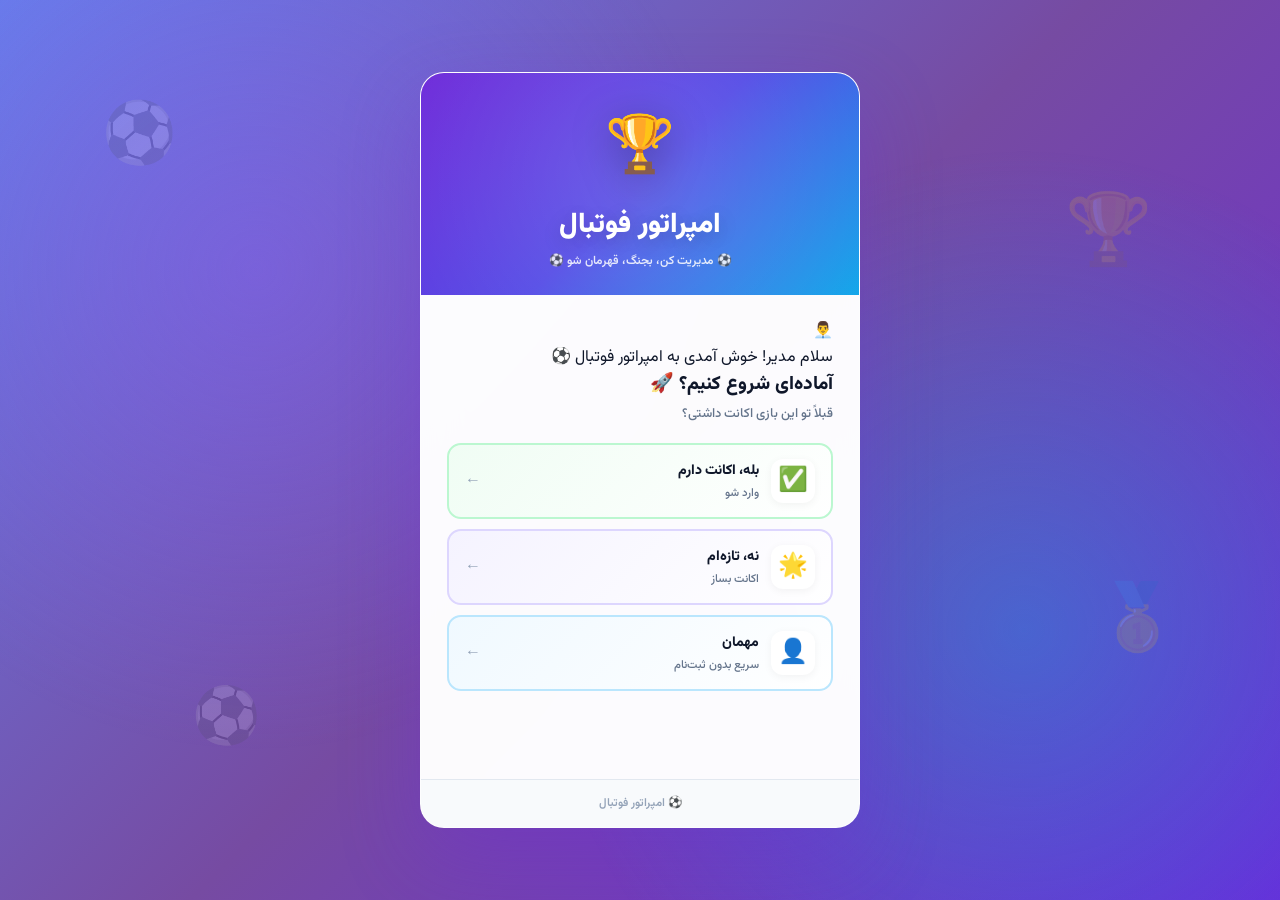
<file: index.html>
<!DOCTYPE html>
<html lang="fa" dir="rtl">
<head>
  <meta charset="UTF-8">
  <meta name="viewport" content="width=device-width, initial-scale=1.0, maximum-scale=1.0, user-scalable=no">
  <title>امپراتور فوتبال</title>
  
  <!-- PWA -->
  <link rel="manifest" href="manifest.json">
  <meta name="theme-color" content="#7c3aed">
  <meta name="apple-mobile-web-app-capable" content="yes">
  <meta name="apple-mobile-web-app-status-bar-style" content="black-translucent">
  <meta name="apple-mobile-web-app-title" content="امپراتور فوتبال">
  <link rel="apple-touch-icon" href="icon-192.png">
  <link rel="icon" type="image/png" sizes="192x192" href="icon-192.png">
  <link rel="icon" type="image/png" sizes="512x512" href="icon-512.png">
  
  <!-- Fonts -->
  <link rel="preconnect" href="https://fonts.googleapis.com">
  <link rel="preconnect" href="https://fonts.gstatic.com" crossorigin>
  <link href="https://fonts.googleapis.com/css2?family=Vazirmatn:wght@400;500;700;800;900&display=swap" rel="stylesheet">
  
  <!-- CSS -->
  <link rel="stylesheet" href="css/style.css">
</head>
<body class="login-page">

  <!-- پس‌زمینه گرادیانت -->
  <div class="bg-gradient"></div>
  
  <!-- توپ‌های شناکن -->
  <div class="floating-balls">
    <span class="ball ball-1">⚽</span>
    <span class="ball ball-2">🏆</span>
    <span class="ball ball-3">⚽</span>
    <span class="ball ball-4">🥇</span>
    <span class="ball ball-5">⚽</span>
  </div>

  <div class="login-container">
    <div class="login-card">

      <!-- هدر -->
      <div class="login-header">
        <div class="header-badge">🏆</div>
        <h1 class="game-title">امپراتور فوتبال</h1>
        <p class="game-subtitle">⚽ مدیریت کن، بجنگ، قهرمان شو ⚽</p>
      </div>

      <div class="login-body">

        <!-- مربی با حباب -->
        <div class="coach-box">
          <div class="coach-avatar">
            <span>👨‍💼</span>
          </div>
          <div class="coach-bubble">
            <p id="coachMessage">سلام مدیر! خوش آمدی به امپراتور فوتبال ⚽</p>
          </div>
        </div>

        <!-- صفحه ۱ -->
        <div id="welcomeStep" class="auth-step">
          <h2>آماده‌ای شروع کنیم؟ 🚀</h2>
          <p class="login-desc">قبلاً تو این بازی اکانت داشتی؟</p>

          <div class="choice-buttons">
            <button class="choice-btn choice-yes" id="hasAccountBtn" type="button">
              <span class="choice-icon">✅</span>
              <div class="choice-text">
                <strong>بله، اکانت دارم</strong>
                <small>وارد شو</small>
              </div>
              <span class="arrow">←</span>
            </button>

            <button class="choice-btn choice-no" id="noAccountBtn" type="button">
              <span class="choice-icon">🌟</span>
              <div class="choice-text">
                <strong>نه، تازه‌ام</strong>
                <small>اکانت بساز</small>
              </div>
              <span class="arrow">←</span>
            </button>

            <button class="choice-btn choice-guest" id="guestLoginBtn" type="button">
              <span class="choice-icon">👤</span>
              <div class="choice-text">
                <strong>مهمان</strong>
                <small>سریع بدون ثبت‌نام</small>
              </div>
              <span class="arrow">←</span>
            </button>
          </div>
        </div>

        <!-- صفحه ۲: ثبت‌نام -->
        <div id="signupStep" class="auth-step" style="display: none;">
          <button class="back-btn" id="backFromSignup" type="button">← برگشت</button>

          <h2>ساخت اکانت 🌟</h2>
          <p class="login-desc">یه مدیر جدید به لیگ اضافه می‌شه!</p>

          <form id="signupForm" class="auth-form">
            <div class="input-group">
              <span class="input-icon">👤</span>
              <input type="text" id="signupName" placeholder="اسم نمایشی" required minlength="2" maxlength="30">
            </div>

            <div class="input-group">
              <span class="input-icon">🆔</span>
              <input type="text" id="signupUsername" placeholder="یوزرنیم (ali_2024)" required minlength="3" maxlength="20" pattern="[a-zA-Z0-9_]+">
            </div>

            <div class="input-group">
              <span class="input-icon">🔒</span>
              <input type="password" id="signupPassword" placeholder="رمز عبور (۶+ حرف)" required autocomplete="new-password" minlength="6">
            </div>

            <button type="submit" class="primary-btn">
              <span>🌟 ساخت اکانت</span>
            </button>

            <p class="input-hint">💡 یوزرنیم: حروف انگلیسی، عدد یا _</p>
          </form>
        </div>

        <!-- صفحه ۳: ورود -->
        <div id="loginStep" class="auth-step" style="display: none;">
          <button class="back-btn" id="backFromLogin" type="button">← برگشت</button>

          <h2>خوش برگشتی! 👋</h2>
          <p class="login-desc">با یوزرنیم و رمزت وارد شو</p>

          <form id="loginForm" class="auth-form">
            <div class="input-group">
              <span class="input-icon">🆔</span>
              <input type="text" id="loginUsername" placeholder="یوزرنیم" required autocomplete="username">
            </div>

            <div class="input-group">
              <span class="input-icon">🔒</span>
              <input type="password" id="loginPassword" placeholder="رمز عبور" required autocomplete="current-password" minlength="6">
            </div>

            <button type="submit" class="primary-btn">
              <span>⚽ ورود به بازی</span>
            </button>
          </form>
        </div>

        <!-- صفحه ۴: مهمان -->
        <div id="guestStep" class="auth-step" style="display: none;">
          <button class="back-btn" id="backFromGuest" type="button">← برگشت</button>

          <h2>خوش اومدی مهمان! 👤</h2>
          <p class="login-desc">اسمت رو بگو</p>

          <form id="guestForm" class="auth-form">
            <div class="input-group">
              <span class="input-icon">👤</span>
              <input type="text" id="guestName" placeholder="اسمت (مثلاً: علی)" required minlength="2" maxlength="20">
            </div>

            <button type="submit" class="primary-btn">
              <span>🚀 شروع بازی</span>
            </button>
          </form>

          <div class="guest-warning">
            💡 پیشرفت مهمان فقط روی همین دستگاه ذخیره می‌شه
          </div>
        </div>

        <div id="errorMessage" class="error-message"></div>
        <div id="successMessage" class="success-message"></div>
      </div>

      <div class="login-footer">
        <p>⚽ امپراتور فوتبال</p>
      </div>

    </div>
  </div>

  <div id="loadingOverlay" class="loading-overlay" hidden>
    <div class="loader-ball">⚽</div>
    <p id="loadingText">در حال پردازش...</p>
  </div>

  <script type="module" src="js/auth.js"></script>
</body>
</html>
</file>
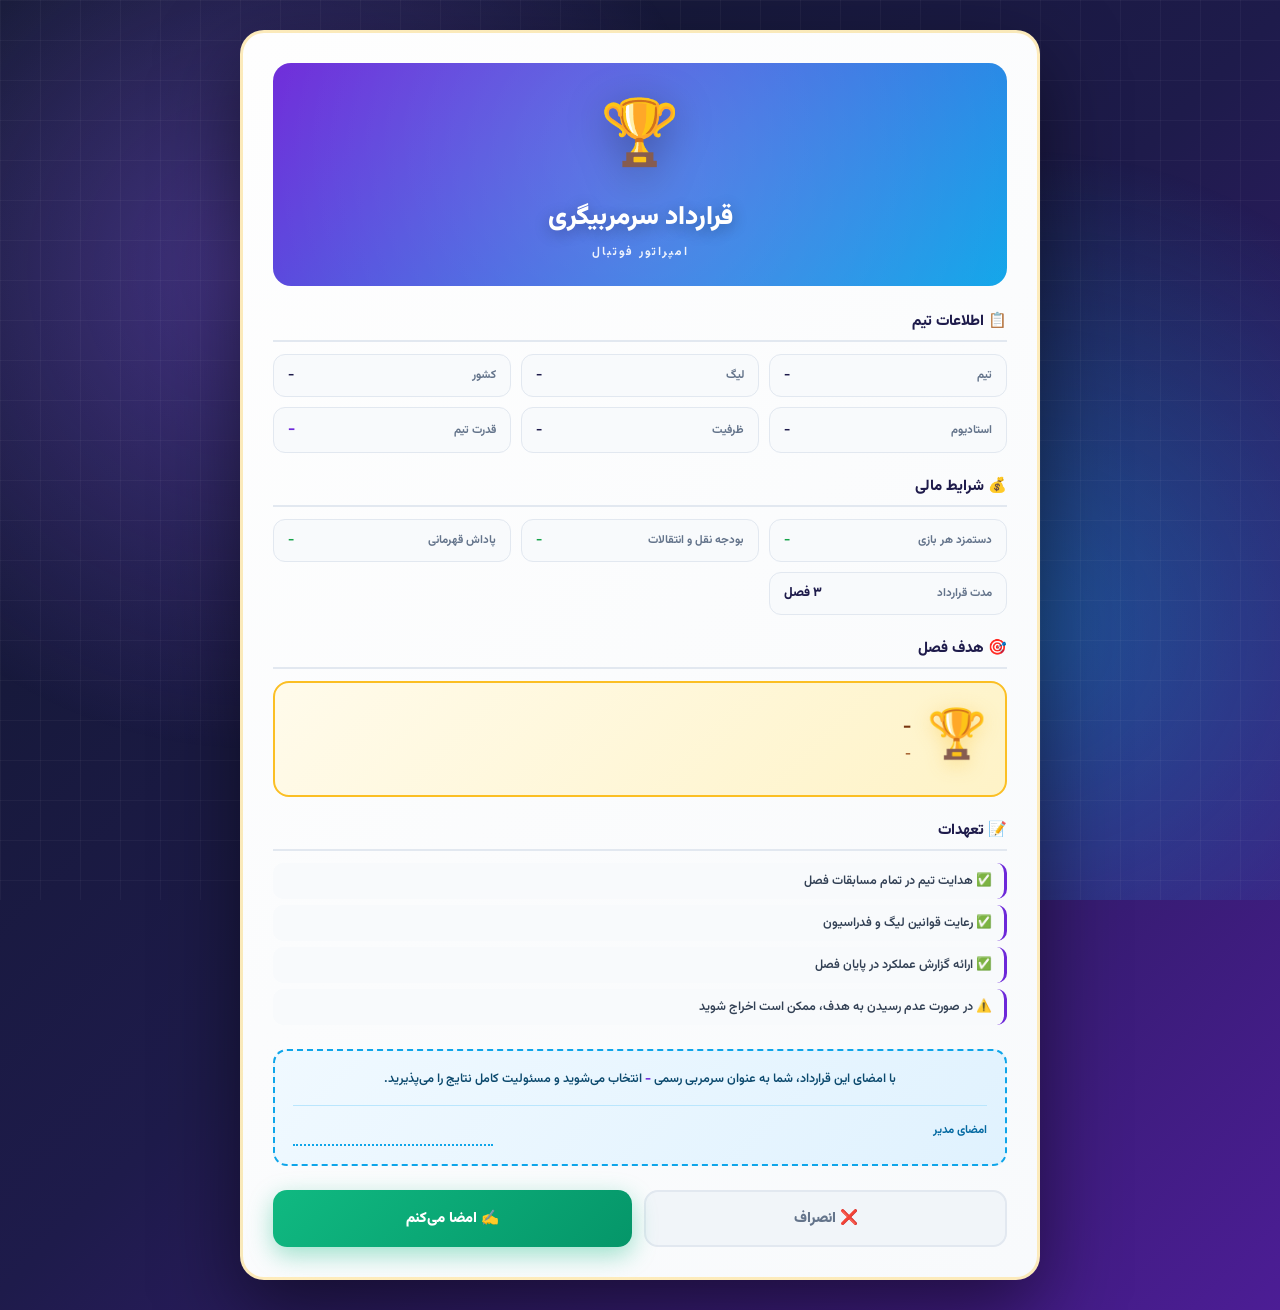
<file: contract.html>
<!DOCTYPE html>
<html lang="fa" dir="rtl">
<head>
  <meta charset="UTF-8">
  <meta name="viewport" content="width=device-width, initial-scale=1.0, maximum-scale=1.0, user-scalable=no">
  <title>قرارداد | امپراتور فوتبال</title>
  <link rel="preconnect" href="https://fonts.googleapis.com">
  <link rel="preconnect" href="https://fonts.gstatic.com" crossorigin>
  <link href="https://fonts.googleapis.com/css2?family=Vazirmatn:wght@400;500;700;800;900&display=swap" rel="stylesheet">
  <link rel="stylesheet" href="css/style.css">
</head>
<body class="contract-page">

  <div class="bg-gradient"></div>
  <div class="bg-grid"></div>

  <main class="contract-container">

    <div class="contract-paper" id="contractPaper">
      
      <div class="contract-header">
        <div class="contract-seal">🏆</div>
        <h1>قرارداد سرمربیگری</h1>
        <p class="contract-sub">امپراتور فوتبال</p>
      </div>

      <div class="contract-section">
        <h2>📋 اطلاعات تیم</h2>
        <div class="contract-info-grid">
          <div class="contract-info-item">
            <span class="info-label">تیم</span>
            <span class="info-value" id="cTeamName">-</span>
          </div>
          <div class="contract-info-item">
            <span class="info-label">لیگ</span>
            <span class="info-value" id="cLeague">-</span>
          </div>
          <div class="contract-info-item">
            <span class="info-label">کشور</span>
            <span class="info-value" id="cCountry">-</span>
          </div>
          <div class="contract-info-item">
            <span class="info-label">استادیوم</span>
            <span class="info-value" id="cStadium">-</span>
          </div>
          <div class="contract-info-item">
            <span class="info-label">ظرفیت</span>
            <span class="info-value" id="cCapacity">-</span>
          </div>
          <div class="contract-info-item">
            <span class="info-label">قدرت تیم</span>
            <span class="info-value highlight" id="cOverall">-</span>
          </div>
        </div>
      </div>

      <div class="contract-section">
        <h2>💰 شرایط مالی</h2>
        <div class="contract-info-grid">
          <div class="contract-info-item">
            <span class="info-label">دستمزد هر بازی</span>
            <span class="info-value success" id="cSalary">-</span>
          </div>
          <div class="contract-info-item">
            <span class="info-label">بودجه نقل و انتقالات</span>
            <span class="info-value success" id="cBudget">-</span>
          </div>
          <div class="contract-info-item">
            <span class="info-label">پاداش قهرمانی</span>
            <span class="info-value success" id="cBonus">-</span>
          </div>
          <div class="contract-info-item">
            <span class="info-label">مدت قرارداد</span>
            <span class="info-value" id="cDuration">۳ فصل</span>
          </div>
        </div>
      </div>

      <div class="contract-section">
        <h2>🎯 هدف فصل</h2>
        <div class="goal-box" id="cGoalBox">
          <div class="goal-icon" id="cGoalIcon">🏆</div>
          <div class="goal-content">
            <div class="goal-title" id="cGoalTitle">-</div>
            <div class="goal-desc" id="cGoalDesc">-</div>
          </div>
        </div>
      </div>

      <div class="contract-section">
        <h2>📝 تعهدات</h2>
        <ul class="contract-terms">
          <li>✅ هدایت تیم در تمام مسابقات فصل</li>
          <li>✅ رعایت قوانین لیگ و فدراسیون</li>
          <li>✅ ارائه گزارش عملکرد در پایان فصل</li>
          <li>⚠️ در صورت عدم رسیدن به هدف، ممکن است اخراج شوید</li>
        </ul>
      </div>

      <div class="contract-signature">
        <p class="signature-text">
          با امضای این قرارداد، شما به عنوان سرمربی رسمی 
          <strong id="cTeamNameSign">-</strong> 
          انتخاب می‌شوید و مسئولیت کامل نتایج را می‌پذیرید.
        </p>
        
        <div class="signature-line">
          <span>امضای مدیر</span>
          <div class="signature-space"></div>
        </div>
      </div>

      <div class="contract-actions">
        <button class="contract-btn cancel" id="cancelBtn" type="button">
          ❌ انصراف
        </button>
        <button class="contract-btn sign" id="signBtn" type="button">
          ✍️ امضا می‌کنم
        </button>
      </div>

    </div>

  </main>

  <div id="loadingOverlay" class="loading-overlay" hidden>
    <div class="loader-ball">⚽</div>
    <p id="loadingText">در حال ثبت قرارداد...</p>
  </div>

  <script type="module" src="js/contract.js"></script>
</body>
</html>
</file>
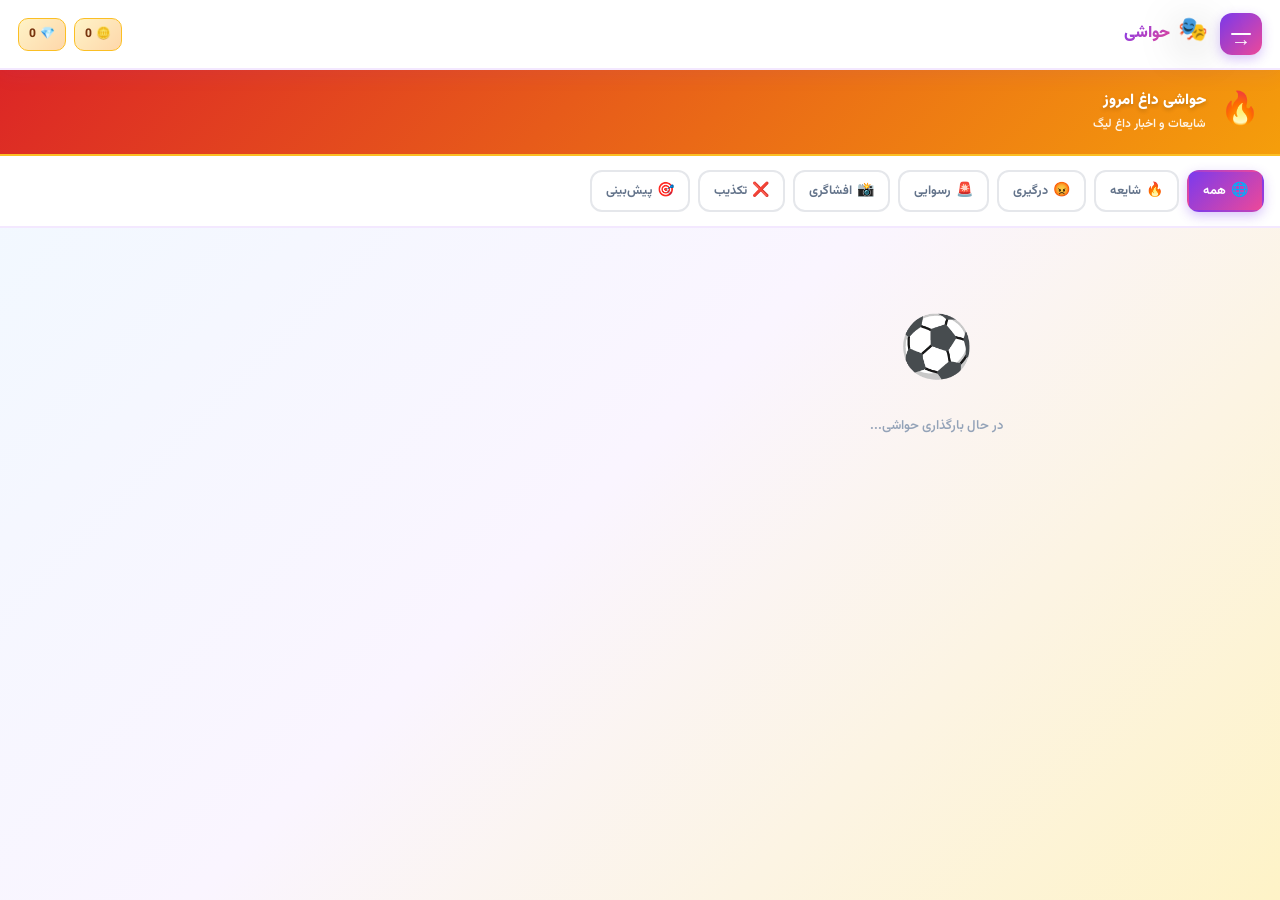
<file: drama.html>
<!DOCTYPE html>
<html lang="fa" dir="rtl">
<head>
  <meta charset="UTF-8">
  <meta name="viewport" content="width=device-width, initial-scale=1.0, maximum-scale=1.0, user-scalable=no">
  <title>حواشی | امپراتور فوتبال</title>
  <link rel="preconnect" href="https://fonts.googleapis.com">
  <link rel="preconnect" href="https://fonts.gstatic.com" crossorigin>
  <link href="https://fonts.googleapis.com/css2?family=Vazirmatn:wght@400;500;700;800;900&display=swap" rel="stylesheet">
  <link rel="stylesheet" href="css/style.css">
  <link rel="stylesheet" href="css/game.css">
</head>
<body class="game-page">

  <!-- هدر -->
  <header class="game-header">
    <a href="game.html" class="menu-btn back-btn-header">
      <span>→</span>
    </a>

    <div class="header-title">
      <span class="header-icon">🎭</span>
      <span class="header-name">حواشی</span>
    </div>

    <div class="header-actions">
      <div class="resource-pill">
        <span>🪙</span>
        <span id="coinsDisplay">0</span>
      </div>
      <div class="resource-pill">
        <span>💎</span>
        <span id="gemsDisplay">0</span>
      </div>
    </div>
  </header>

  <!-- اعلان بالا -->
  <div class="drama-banner">
    <span class="banner-icon">🔥</span>
    <div class="banner-text">
      <strong>حواشی داغ امروز</strong>
      <p>شایعات و اخبار داغ لیگ</p>
    </div>
  </div>

  <!-- فیلترها -->
  <section class="news-filters">
    <button class="filter-btn active" data-filter="all">
      <span>🌐</span>
      <span>همه</span>
    </button>
    <button class="filter-btn" data-filter="rumor">
      <span>🔥</span>
      <span>شایعه</span>
    </button>
    <button class="filter-btn" data-filter="conflict">
      <span>😡</span>
      <span>درگیری</span>
    </button>
    <button class="filter-btn" data-filter="scandal">
      <span>🚨</span>
      <span>رسوایی</span>
    </button>
    <button class="filter-btn" data-filter="leak">
      <span>📸</span>
      <span>افشاگری</span>
    </button>
    <button class="filter-btn" data-filter="fake">
      <span>❌</span>
      <span>تکذیب</span>
    </button>
    <button class="filter-btn" data-filter="prediction">
      <span>🎯</span>
      <span>پیش‌بینی</span>
    </button>
  </section>

  <!-- لیست حواشی -->
  <main class="news-list" id="dramaList">
    <div class="news-loading">
      <div class="loader-ball">⚽</div>
      <p>در حال بارگذاری حواشی...</p>
    </div>
  </main>

  <!-- لودینگ -->
  <div id="loadingOverlay" class="loading-overlay" hidden>
    <div class="loader-ball">⚽</div>
    <p>در حال بارگذاری...</p>
  </div>

  <script type="module" src="js/drama-page.js"></script>
</body>
</html>
</file>
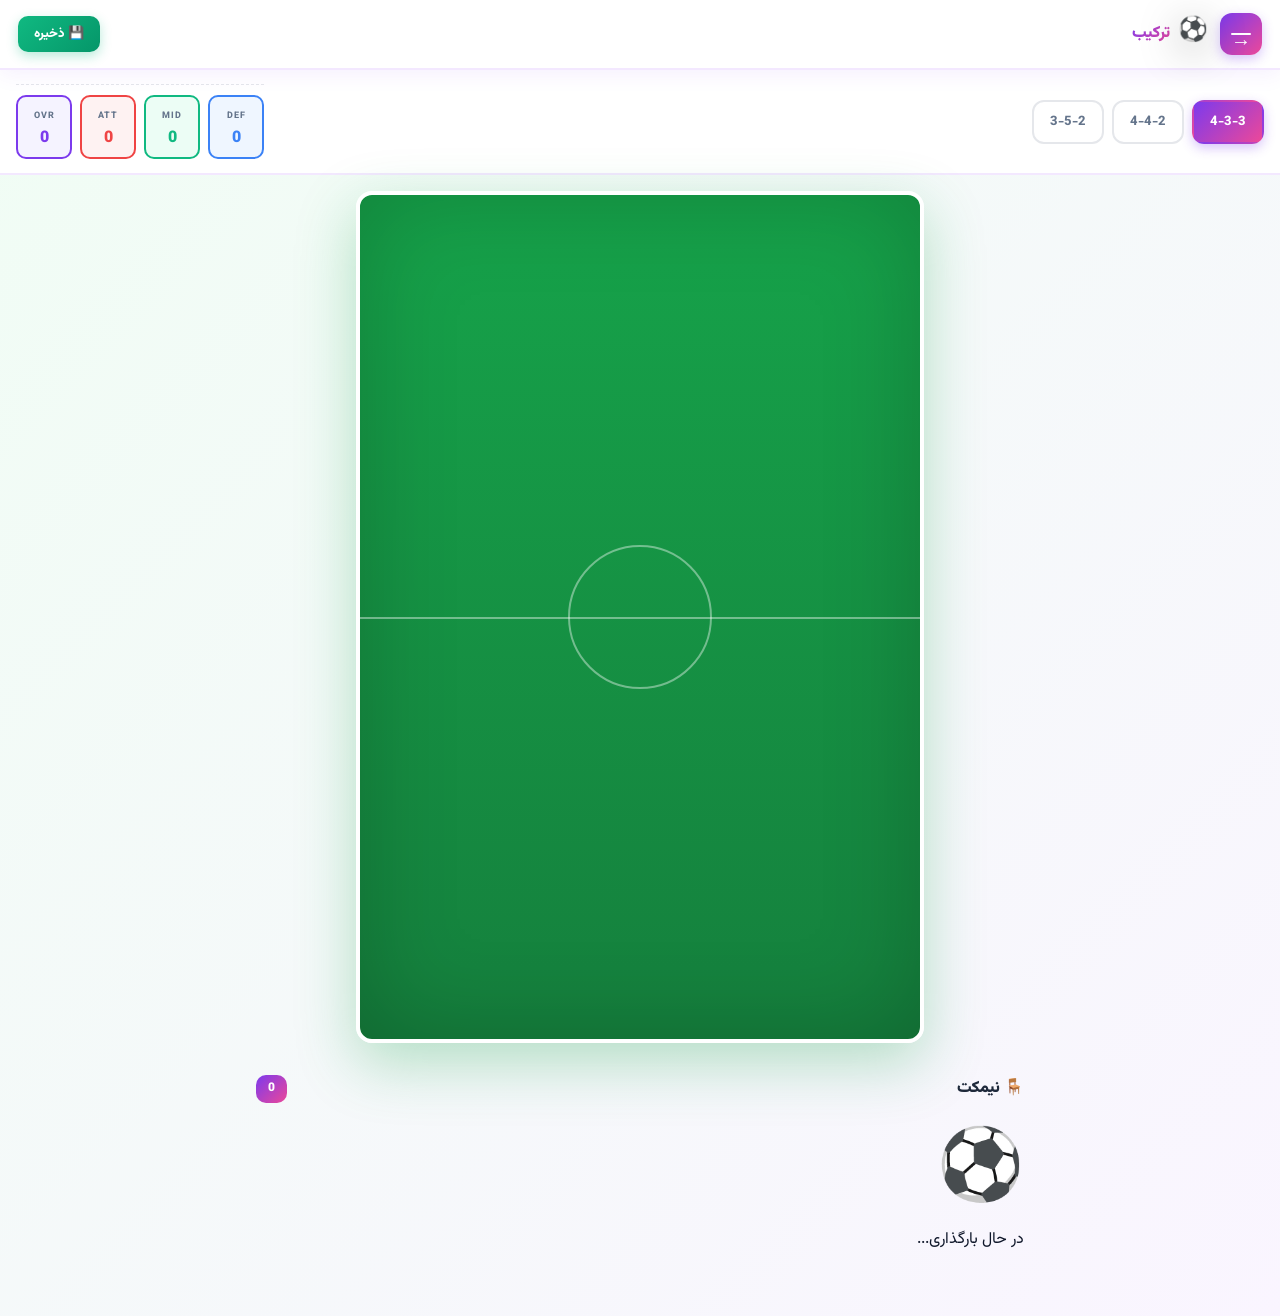
<file: formation.html>
<!DOCTYPE html>
<html lang="fa" dir="rtl">
<head>
  <meta charset="UTF-8">
  <meta name="viewport" content="width=device-width, initial-scale=1.0, maximum-scale=1.0, user-scalable=no">
  <title>ترکیب | امپراتور فوتبال</title>
  
  <link rel="preconnect" href="https://fonts.googleapis.com">
  <link rel="preconnect" href="https://fonts.gstatic.com" crossorigin>
  <link href="https://fonts.googleapis.com/css2?family=Vazirmatn:wght@400;500;700;800;900&display=swap" rel="stylesheet">
  
  <link rel="stylesheet" href="css/style.css">
  <link rel="stylesheet" href="css/game.css">
  <link rel="stylesheet" href="css/formation.css">
</head>
<body class="game-page formation-page">

  <!-- هدر -->
  <header class="game-header">
    <a href="game.html" class="menu-btn back-btn-header">
      <span>→</span>
    </a>

    <div class="header-title">
      <span class="header-icon">⚽</span>
      <span class="header-name">ترکیب</span>
    </div>

    <div class="header-actions">
      <button class="save-btn" id="saveBtn" type="button">
        💾 ذخیره
      </button>
    </div>
  </header>

  <!-- نوار انتخاب آرایش -->
  <section class="formation-selector">
    <div class="formation-buttons">
      <button class="formation-btn active" data-formation="4-3-3">4-3-3</button>
      <button class="formation-btn" data-formation="4-4-2">4-4-2</button>
      <button class="formation-btn" data-formation="3-5-2">3-5-2</button>
    </div>
    
    <!-- آمار ترکیب -->
    <div class="team-stats">
      <div class="stat-box def">
        <span class="stat-label">DEF</span>
        <span class="stat-value" id="statDef">0</span>
      </div>
      <div class="stat-box mid">
        <span class="stat-label">MID</span>
        <span class="stat-value" id="statMid">0</span>
      </div>
      <div class="stat-box att">
        <span class="stat-label">ATT</span>
        <span class="stat-value" id="statAtt">0</span>
      </div>
      <div class="stat-box ovr">
        <span class="stat-label">OVR</span>
        <span class="stat-value" id="statOvr">0</span>
      </div>
    </div>
  </section>

  <!-- زمین فوتبال -->
  <section class="pitch-container">
    <div class="pitch" id="pitch">
      <!-- جایگاه‌ها اینجا ساخته می‌شن -->
    </div>
  </section>

  <!-- نیمکت -->
  <section class="bench-section">
    <div class="bench-header">
      <h3>🪑 نیمکت</h3>
      <span class="bench-count" id="benchCount">0</span>
    </div>
    <div class="bench-list" id="benchList">
      <div class="loading-state">
        <div class="loader-ball">⚽</div>
        <p>در حال بارگذاری...</p>
      </div>
    </div>
  </section>

  <!-- مودال انتخاب بازیکن -->
  <div id="selectModal" class="select-modal" hidden>
    <div class="select-modal-content">
      <div class="select-modal-header">
        <h2 id="selectModalTitle">انتخاب بازیکن</h2>
        <button class="close-modal-btn" id="closeSelectModal">✕</button>
      </div>
      <div class="select-modal-list" id="selectModalList">
        <!-- لیست بازیکنان -->
      </div>
    </div>
  </div>

  <!-- لودینگ -->
  <div id="loadingOverlay" class="loading-overlay" hidden>
    <div class="loader-ball">⚽</div>
    <p id="loadingText">در حال بارگذاری...</p>
  </div>

  <script type="module" src="js/formation.js"></script>
</body>
</html>
</file>
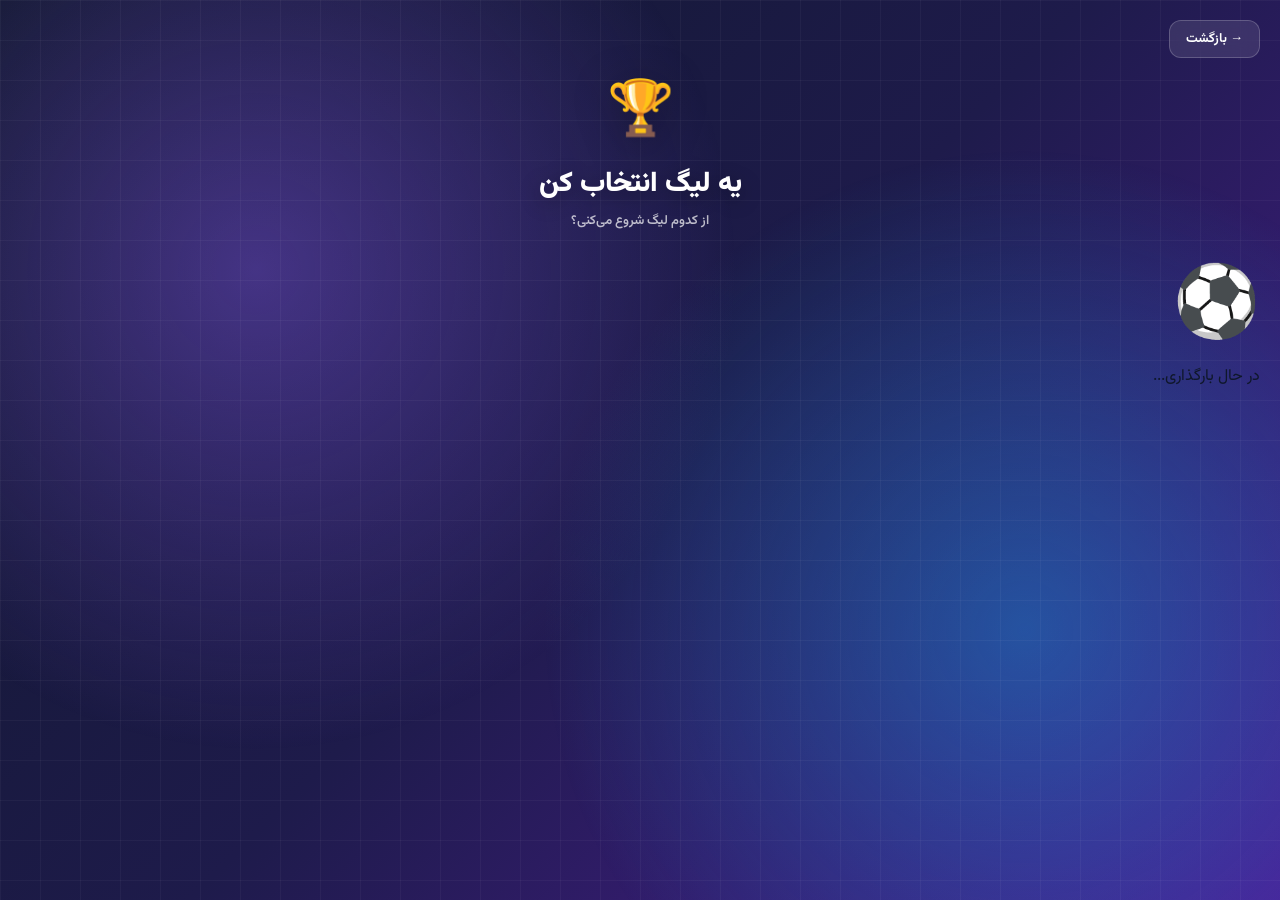
<file: league-select.html>
<!DOCTYPE html>
<html lang="fa" dir="rtl">
<head>
  <meta charset="UTF-8">
  <meta name="viewport" content="width=device-width, initial-scale=1.0, maximum-scale=1.0, user-scalable=no">
  <title>انتخاب لیگ | امپراتور فوتبال</title>
  <link rel="preconnect" href="https://fonts.googleapis.com">
  <link rel="preconnect" href="https://fonts.gstatic.com" crossorigin>
  <link href="https://fonts.googleapis.com/css2?family=Vazirmatn:wght@400;500;700;800;900&display=swap" rel="stylesheet">
  <link rel="stylesheet" href="css/style.css">
</head>
<body class="league-select-page">

  <div class="bg-gradient"></div>
  <div class="bg-grid"></div>

  <header class="page-header">
    <button class="header-back" id="backBtn" type="button">→ بازگشت</button>
    <div class="header-title">
      <span class="header-icon">🏆</span>
      <h1>یه لیگ انتخاب کن</h1>
      <p>از کدوم لیگ شروع می‌کنی؟</p>
    </div>
  </header>

  <main class="leagues-container">
    <div id="leaguesGrid" class="leagues-grid">
      <div class="loading-teams">
        <div class="loader-ball">⚽</div>
        <p>در حال بارگذاری...</p>
      </div>
    </div>
  </main>

  <script type="module" src="js/league-select.js"></script>
</body>
</html>
</file>
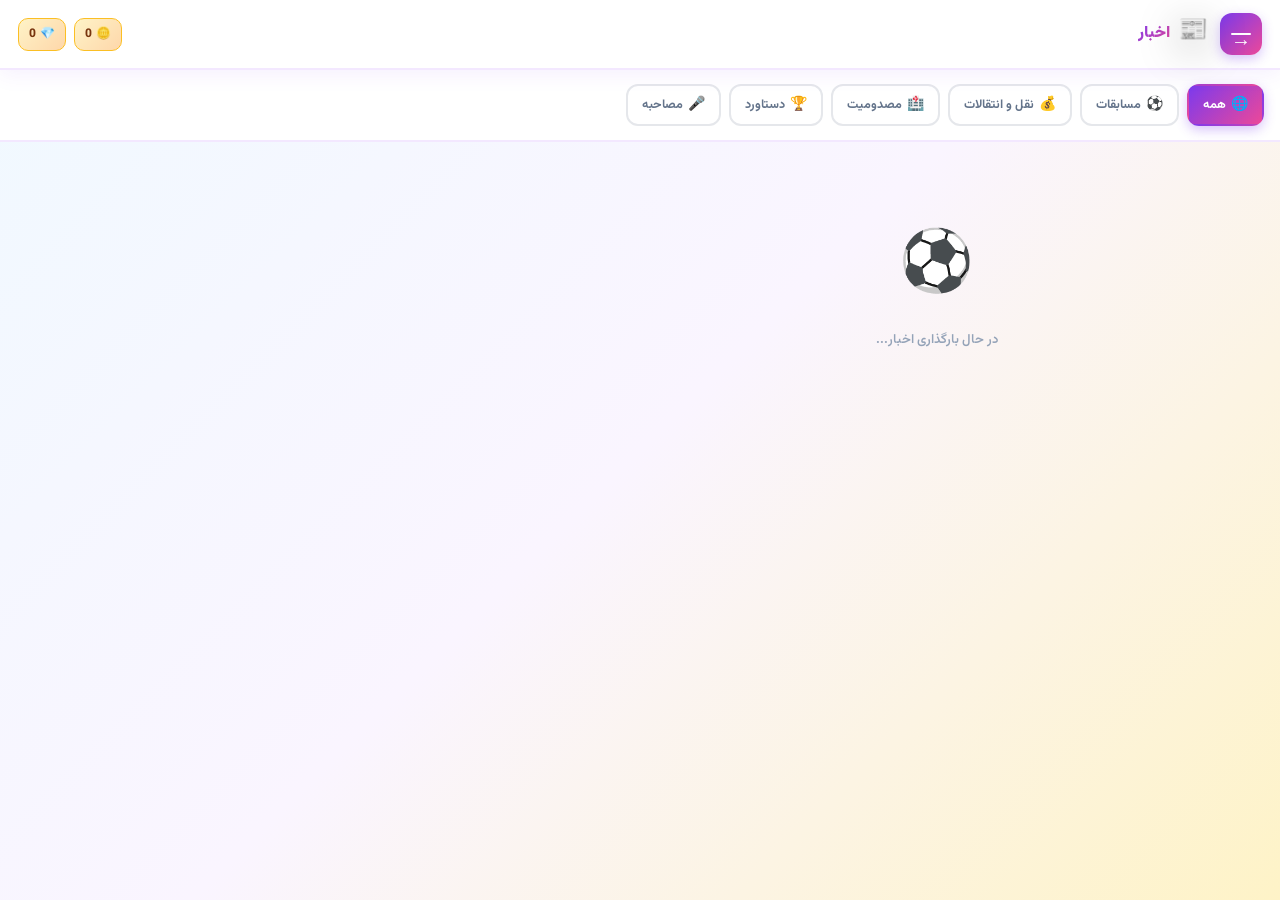
<file: news.html>
<!DOCTYPE html>
<html lang="fa" dir="rtl">
<head>
  <meta charset="UTF-8">
  <meta name="viewport" content="width=device-width, initial-scale=1.0, maximum-scale=1.0, user-scalable=no">
  <title>اخبار | امپراتور فوتبال</title>
  <link rel="preconnect" href="https://fonts.googleapis.com">
  <link rel="preconnect" href="https://fonts.gstatic.com" crossorigin>
  <link href="https://fonts.googleapis.com/css2?family=Vazirmatn:wght@400;500;700;800;900&display=swap" rel="stylesheet">
  <link rel="stylesheet" href="css/style.css">
  <link rel="stylesheet" href="css/game.css">
</head>
<body class="game-page">

  <!-- هدر -->
  <header class="game-header">
    <a href="game.html" class="menu-btn back-btn-header">
      <span>→</span>
    </a>

    <div class="header-title">
      <span class="header-icon">📰</span>
      <span class="header-name">اخبار</span>
    </div>

    <div class="header-actions">
      <div class="resource-pill">
        <span>🪙</span>
        <span id="coinsDisplay">0</span>
      </div>
      <div class="resource-pill">
        <span>💎</span>
        <span id="gemsDisplay">0</span>
      </div>
    </div>
  </header>

  <!-- فیلترها -->
  <section class="news-filters">
    <button class="filter-btn active" data-filter="all">
      <span>🌐</span>
      <span>همه</span>
    </button>
    <button class="filter-btn" data-filter="match">
      <span>⚽</span>
      <span>مسابقات</span>
    </button>
    <button class="filter-btn" data-filter="transfer">
      <span>💰</span>
      <span>نقل و انتقالات</span>
    </button>
    <button class="filter-btn" data-filter="injury">
      <span>🏥</span>
      <span>مصدومیت</span>
    </button>
    <button class="filter-btn" data-filter="achievement">
      <span>🏆</span>
      <span>دستاورد</span>
    </button>
    <button class="filter-btn" data-filter="interview">
      <span>🎤</span>
      <span>مصاحبه</span>
    </button>
  </section>

  <!-- لیست اخبار -->
  <main class="news-list" id="newsList">
    <div class="news-loading">
      <div class="loader-ball">⚽</div>
      <p>در حال بارگذاری اخبار...</p>
    </div>
  </main>

  <!-- لودینگ -->
  <div id="loadingOverlay" class="loading-overlay" hidden>
    <div class="loader-ball">⚽</div>
    <p>در حال بارگذاری...</p>
  </div>

  <script type="module" src="js/news-page.js"></script>
</body>
</html>
</file>
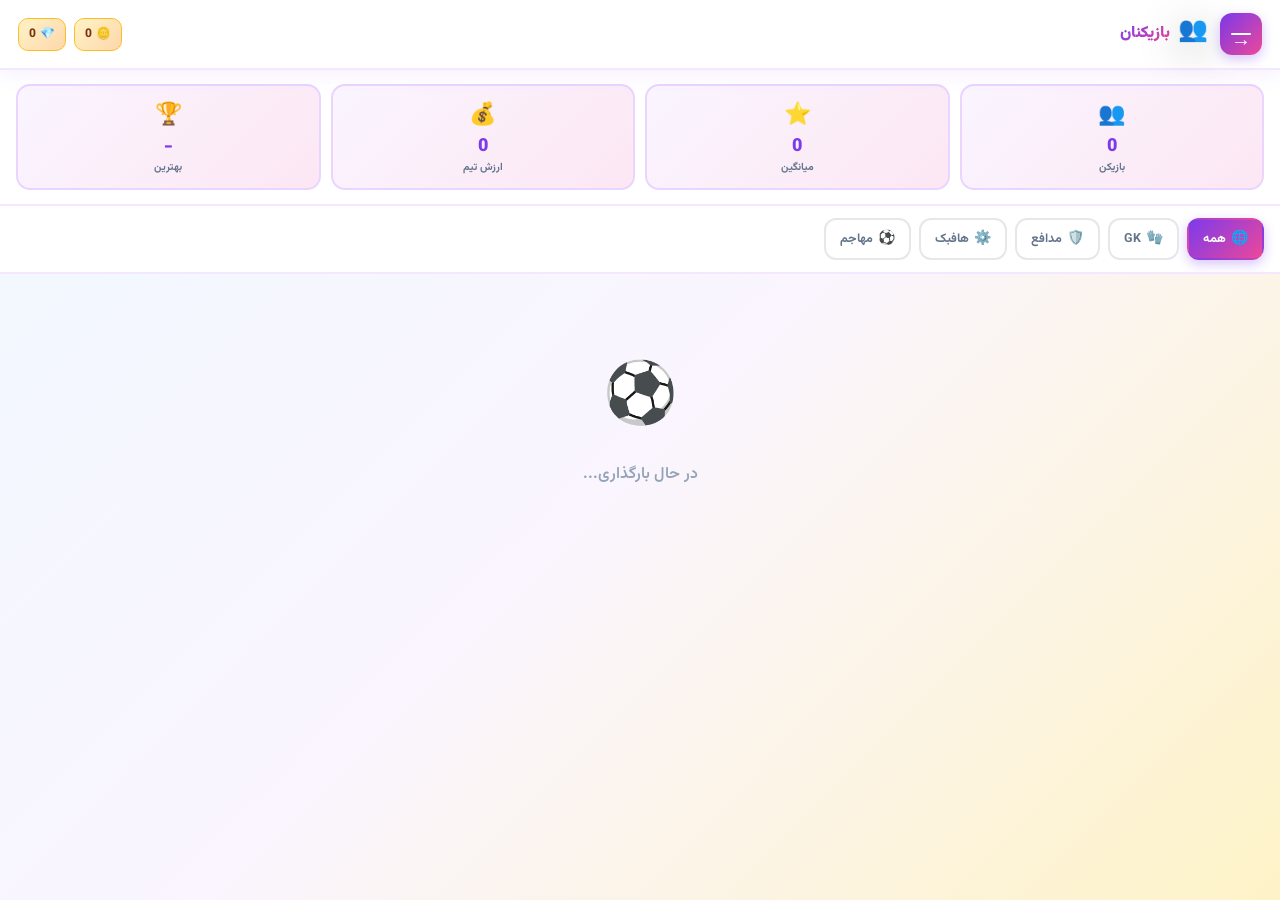
<file: squad.html>
<!DOCTYPE html>
<html lang="fa" dir="rtl">
<head>
  <meta charset="UTF-8">
  <meta name="viewport" content="width=device-width, initial-scale=1.0, maximum-scale=1.0, user-scalable=no">
  <title>بازیکنان | امپراتور فوتبال</title>
  
  <link href="https://fonts.googleapis.com/css2?family=Vazirmatn:wght@400;500;700;800;900&display=swap" rel="stylesheet">
  
  <link rel="stylesheet" href="css/style.css">
  <link rel="stylesheet" href="css/game.css">
  <link rel="stylesheet" href="css/squad.css">
  <link rel="stylesheet" href="css/player-cards.css">
  <link rel="stylesheet" href="css/transfers.css">
</head>
<body class="game-page">

  <header class="game-header">
    <a href="game.html" class="menu-btn back-btn-header"><span>→</span></a>
    <div class="header-title">
      <span class="header-icon">👥</span>
      <span class="header-name">بازیکنان</span>
    </div>
    <!-- این بخش برای نمایش سکه و الماس حیاتی است -->
    <div class="header-actions">
      <div class="resource-pill">
        <span>🪙</span>
        <span id="coinsDisplay">0</span>
      </div>
      <div class="resource-pill">
        <span>💎</span>
        <span id="gemsDisplay">0</span>
      </div>
    </div>
  </header>

  <section class="squad-summary">
    <div class="summary-card">
      <div class="summary-icon">👥</div>
      <div class="summary-value" id="totalPlayers">0</div>
      <div class="summary-label">بازیکن</div>
    </div>
    <div class="summary-card">
      <div class="summary-icon">⭐</div>
      <div class="summary-value" id="avgOverall">0</div>
      <div class="summary-label">میانگین</div>
    </div>
    <div class="summary-card">
      <div class="summary-icon">💰</div>
      <div class="summary-value" id="totalValue">0</div>
      <div class="summary-label">ارزش تیم</div>
    </div>
    <div class="summary-card">
      <div class="summary-icon">🏆</div>
      <div class="summary-value" id="topPlayer">-</div>
      <div class="summary-label">بهترین</div>
    </div>
  </section>

  <section class="squad-filters">
    <button class="filter-btn active" data-filter="all"><span>🌐</span><span>همه</span></button>
    <button class="filter-btn" data-filter="GK"><span>🧤</span><span>GK</span></button>
    <button class="filter-btn" data-filter="DEF"><span>🛡️</span><span>مدافع</span></button>
    <button class="filter-btn" data-filter="MID"><span>⚙️</span><span>هافبک</span></button>
    <button class="filter-btn" data-filter="ATT"><span>⚽</span><span>مهاجم</span></button>
  </section>

  <main class="players-grid" id="playersGrid">
    <div class="loading-state">
      <div class="loader-ball">⚽</div>
      <p>در حال بارگذاری...</p>
    </div>
  </main>

  <!-- مودال بازیکن -->
  <div id="playerModal" class="player-modal" hidden>
    <div class="player-modal-content">
      <button class="player-modal-close" id="playerModalClose">✕</button>
      
      <div class="player-modal-header" id="playerModalHeader">
        <div class="player-modal-photo" id="playerModalPhoto">👤</div>
        <div class="player-modal-basic">
          <h2 id="playerModalName">-</h2>
          <div class="player-modal-position" id="playerModalPosition">-</div>
          <div class="player-modal-overall" id="playerModalOverall">-</div>
        </div>
      </div>

      <div class="player-modal-body">
        <div class="player-modal-section">
          <h3>📊 مهارت‌ها</h3>
          <div class="player-stats-grid" id="playerStatsGrid"></div>
        </div>
        <div class="player-modal-section">
          <h3>📋 اطلاعات</h3>
          <div class="player-info-grid" id="playerInfoGrid"></div>
        </div>
      </div>

      <div class="player-modal-actions">
        <button class="modal-btn danger" id="sellBtn">💰 فروش بازیکن</button>
      </div>
    </div>
  </div>

  <!-- مودال فروش -->
  <div id="sellModal" class="listing-modal" hidden>
    <div class="listing-modal-content">
      <button class="close-modal-btn" id="closeSellModal">✕</button>
      
      <div class="listing-header">
        <div class="listing-avatar" id="sellAvatar">👤</div>
        <div class="listing-info">
          <h2 id="sellPlayerName">-</h2>
          <div class="listing-meta" id="sellPlayerMeta">-</div>
        </div>
      </div>

      <div class="listing-body">
        <div class="price-section">
          <label class="price-label">💰 قیمت پایه پیشنهادی</label>
          <div class="price-display">
            <span id="sellAmountDisplay">0</span>
            <span class="currency">€</span>
          </div>
          <input type="range" id="sellAmountSlider" min="0" max="100000000" step="1000000" value="10000000" class="price-slider">
          <div class="price-range-labels">
            <span>کم</span>
            <span>متوسط</span>
            <span>زیاد</span>
          </div>
        </div>
        <div class="time-section">
          <div class="time-info">
            <span>⏰ مدت مزایده:</span>
            <strong>۱۰ ساعت</strong>
          </div>
        </div>
      </div>

      <div class="listing-actions">
        <button class="btn-cancel" id="cancelSellBtn">انصراف</button>
        <button class="btn-publish" id="confirmSellBtn">📢 انتشار در بازار</button>
      </div>
    </div>
  </div>

  <div id="loadingOverlay" class="loading-overlay" hidden>
    <div class="loader-ball">⚽</div>
    <p>در حال بارگذاری...</p>
  </div>

  <script type="module" src="js/squad.js"></script>
</body>
</html>
</file>
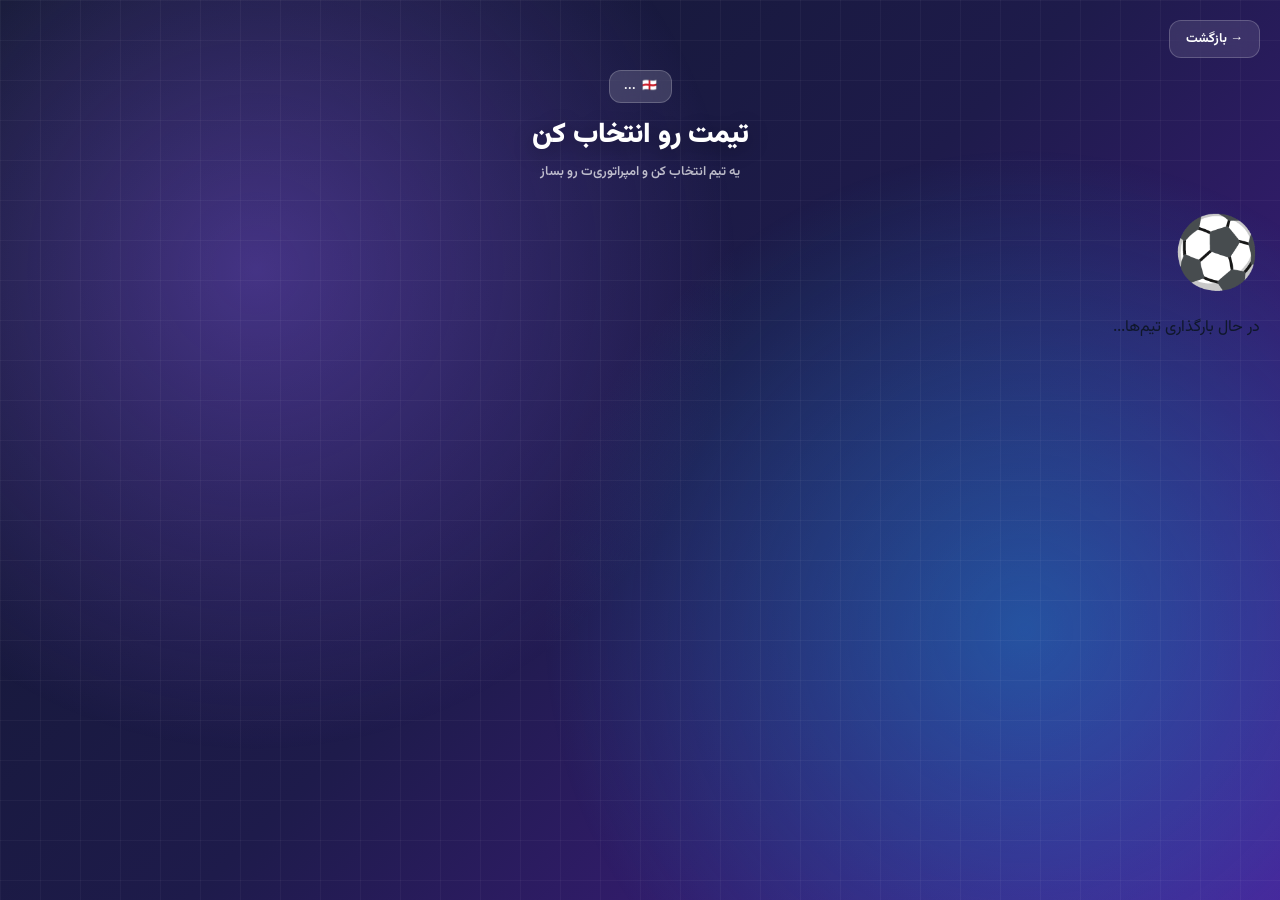
<file: team-select.html>
<!DOCTYPE html>
<html lang="fa" dir="rtl">
<head>
  <meta charset="UTF-8">
  <meta name="viewport" content="width=device-width, initial-scale=1.0, maximum-scale=1.0, user-scalable=no">
  <title>انتخاب تیم | امپراتور فوتبال</title>
  <link rel="preconnect" href="https://fonts.googleapis.com">
  <link rel="preconnect" href="https://fonts.gstatic.com" crossorigin>
  <link href="https://fonts.googleapis.com/css2?family=Vazirmatn:wght@400;500;700;800;900&display=swap" rel="stylesheet">
  <link rel="stylesheet" href="css/style.css">
</head>
<body class="team-select-page">

  <div class="bg-gradient"></div>
  <div class="bg-grid"></div>

  <header class="page-header">
    <button class="header-back" id="backBtn" type="button">→ بازگشت</button>
    <div class="header-title">
      <div class="header-league" id="headerLeague">
        <span>🏴󠁧󠁢󠁥󠁮󠁧󠁿</span>
        <span>...</span>
      </div>
      <h1>تیمت رو انتخاب کن</h1>
      <p>یه تیم انتخاب کن و امپراتوری‌ت رو بساز</p>
    </div>
  </header>

  <main class="teams-container">
    <div id="teamsGrid" class="teams-grid">
      <div class="loading-teams">
        <div class="loader-ball">⚽</div>
        <p>در حال بارگذاری تیم‌ها...</p>
      </div>
    </div>
  </main>

  <script type="module" src="js/team-select.js"></script>
</body>
</html>
</file>
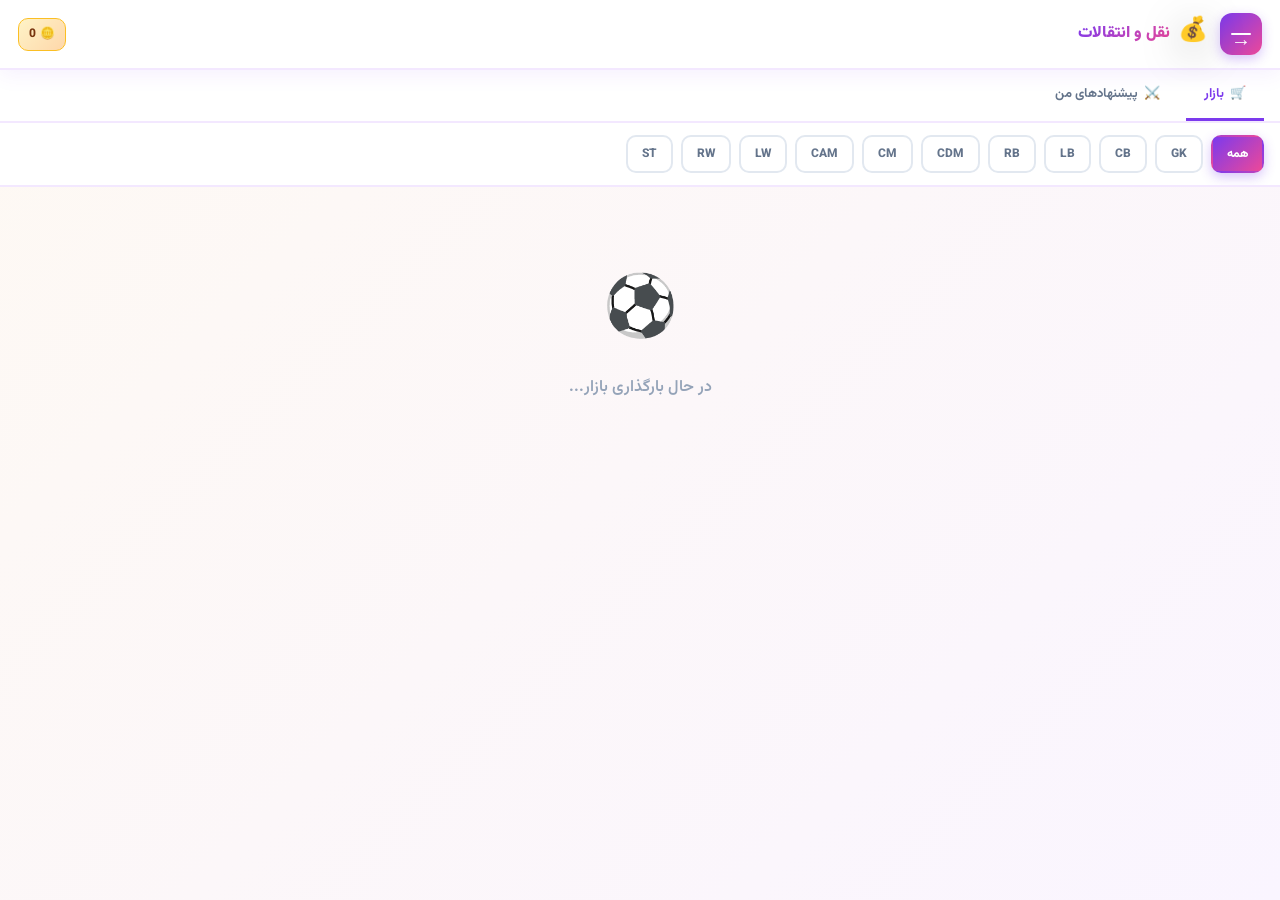
<file: transfers.html>
<!DOCTYPE html>
<html lang="fa" dir="rtl">
<head>
  <meta charset="UTF-8">
  <meta name="viewport" content="width=device-width, initial-scale=1.0, maximum-scale=1.0, user-scalable=no">
  <title>نقل و انتقالات | امپراتور فوتبال</title>
  
  <link href="https://fonts.googleapis.com/css2?family=Vazirmatn:wght@400;500;700;800;900&display=swap" rel="stylesheet">
  <link rel="stylesheet" href="css/style.css">
  <link rel="stylesheet" href="css/game.css">
  <link rel="stylesheet" href="css/transfers.css">
</head>
<body class="game-page transfers-page">

  <header class="game-header">
    <a href="game.html" class="menu-btn back-btn-header"><span>→</span></a>
    <div class="header-title">
      <span class="header-icon">💰</span>
      <span class="header-name">نقل و انتقالات</span>
    </div>
    <div class="header-actions">
      <div class="resource-pill">
        <span>🪙</span>
        <span id="coinsDisplay">0</span>
      </div>
    </div>
  </header>

  <!-- تب‌ها -->
  <section class="transfers-tabs">
    <button class="tab-btn active" data-tab="market">
      <span>🛒</span>
      <span>بازار</span>
    </button>
    <button class="tab-btn" data-tab="my-bids">
      <span>⚔️</span>
      <span>پیشنهادهای من</span>
    </button>
  </section>

  <!-- تب بازار -->
  <main class="tab-content active" id="marketTab">
    <!-- فیلتر پست‌ها -->
    <section class="position-tabs" id="positionTabs">
      <button class="pos-btn active" data-pos="all">همه</button>
      <button class="pos-btn" data-pos="GK">GK</button>
      <button class="pos-btn" data-pos="CB">CB</button>
      <button class="pos-btn" data-pos="LB">LB</button>
      <button class="pos-btn" data-pos="RB">RB</button>
      <button class="pos-btn" data-pos="CDM">CDM</button>
      <button class="pos-btn" data-pos="CM">CM</button>
      <button class="pos-btn" data-pos="CAM">CAM</button>
      <button class="pos-btn" data-pos="LW">LW</button>
      <button class="pos-btn" data-pos="RW">RW</button>
      <button class="pos-btn" data-pos="ST">ST</button>
    </section>

    <section class="players-market" id="marketList">
      <div class="loading-state">
        <div class="loader-ball">⚽</div>
        <p>در حال بارگذاری بازار...</p>
      </div>
    </section>
  </main>

  <!-- تب پیشنهادهای من -->
  <main class="tab-content" id="myBidsTab">
    <section class="my-bids" id="myBidsList">
      <div class="loading-state">
        <div class="loader-ball">⚽</div>
        <p>در حال بارگذاری...</p>
      </div>
    </section>
  </main>

  <!-- مودال پیشنهاد -->
  <div id="bidModal" class="listing-modal" hidden>
    <div class="listing-modal-content">
      <button class="close-modal-btn" id="closeBidModal">✕</button>
      <div class="listing-header">
        <div class="listing-avatar" id="bidAvatar">👤</div>
        <div class="listing-info">
          <h2 id="bidPlayerName">-</h2>
          <div class="listing-meta" id="bidMeta">-</div>
        </div>
      </div>
      <div class="listing-body">
        <div class="bid-info-box">
          <div class="bid-info-row">
            <span>💰 قیمت پایه:</span>
            <strong id="bidBasePrice">0</strong>
          </div>
          <div class="bid-info-row">
            <span>📈 بالاترین پیشنهاد:</span>
            <strong id="bidHighestPrice">0</strong>
          </div>
        </div>
        <div class="price-section">
          <label class="price-label">💵 پیشنهاد شما (باید بالاتر از بالاترین باشد)</label>
          <div class="price-display">
            <span id="bidAmountDisplay">0</span>
            <span class="currency">€</span>
          </div>
          <input type="range" id="bidAmountSlider" min="0" max="100000000" step="1000000" value="10000000" class="price-slider">
          <div class="price-range-labels">
            <span>قیمت پایه</span>
            <span>بالاتر</span>
            <span>خیلی بالا</span>
          </div>
        </div>
      </div>
      <div class="listing-actions">
        <button class="btn-cancel" id="cancelBid">انصراف</button>
        <button class="btn-publish" id="placeBid">⚔️ ثبت پیشنهاد</button>
      </div>
    </div>
  </div>

  <div id="loadingOverlay" class="loading-overlay" hidden>
    <div class="loader-ball">⚽</div>
    <p>در حال بارگذاری...</p>
  </div>

  <script type="module" src="js/transfers.js"></script>
</body>
</html>
</file>
<file: css/style.css>
/* ====================================================
   امپراتور فوتبال - استایل کامل
   ==================================================== */

* {
  margin: 0;
  padding: 0;
  box-sizing: border-box;
  -webkit-tap-highlight-color: transparent;
}

:root {
  --primary: #6d28d9;
  --primary-light: #8b5cf6;
  --primary-dark: #5b21b6;
  --accent: #0ea5e9;
  --accent-light: #38bdf8;
  --gold: #fbbf24;
  --gold-light: #fcd34d;
  --success: #10b981;
  --warning: #f59e0b;
  --danger: #ef4444;
  
  --bg-dark: #0f172a;
  --bg-card: #1e293b;
  --bg-light: #f8fafc;
  
  --text: #0f172a;
  --text-light: #64748b;
  --text-muted: #94a3b8;
  --text-white: #ffffff;
  
  --border: #e2e8f0;
  --border-dark: #334155;
  
  --radius: 16px;
  --radius-lg: 24px;
  
  --shadow-sm: 0 1px 3px rgba(15, 23, 42, 0.08);
  --shadow-md: 0 4px 12px rgba(15, 23, 42, 0.1);
  --shadow-lg: 0 20px 50px rgba(15, 23, 42, 0.15);
  --shadow-xl: 0 30px 80px rgba(109, 40, 217, 0.3);
  
  --transition: all 0.25s cubic-bezier(0.4, 0, 0.2, 1);
}

html { scroll-behavior: smooth; }

body {
  font-family: 'Vazirmatn', -apple-system, sans-serif;
  background: var(--bg-light);
  color: var(--text);
  min-height: 100vh;
  line-height: 1.6;
  overflow-x: hidden;
  -webkit-font-smoothing: antialiased;
}

/* ====================================================
   صفحه ورود
   ==================================================== */

.login-page {
  display: flex;
  align-items: center;
  justify-content: center;
  padding: 20px;
  min-height: 100vh;
  position: relative;
  overflow: hidden;
  background: linear-gradient(135deg, #667eea 0%, #764ba2 50%, #6d28d9 100%);
}

.bg-gradient {
  position: fixed;
  inset: 0;
  background: 
    radial-gradient(circle at 20% 30%, rgba(139, 92, 246, 0.4), transparent 40%),
    radial-gradient(circle at 80% 70%, rgba(14, 165, 233, 0.4), transparent 40%);
  animation: gradientPulse 10s ease-in-out infinite;
  z-index: 0;
  pointer-events: none;
}

.bg-grid {
  position: fixed;
  inset: 0;
  background-image: 
    linear-gradient(rgba(255,255,255,0.04) 1px, transparent 1px),
    linear-gradient(90deg, rgba(255,255,255,0.04) 1px, transparent 1px);
  background-size: 40px 40px;
  z-index: 1;
  pointer-events: none;
}

@keyframes gradientPulse {
  0%, 100% { opacity: 0.6; }
  50% { opacity: 1; }
}

.floating-balls {
  position: fixed;
  inset: 0;
  z-index: 1;
  pointer-events: none;
  overflow: hidden;
}

.ball {
  position: absolute;
  font-size: 40px;
  opacity: 0.15;
  animation: floatBall 15s ease-in-out infinite;
}

.ball-1 { top: 10%; left: 8%; font-size: 60px; }
.ball-2 { top: 20%; right: 10%; animation-delay: -3s; font-size: 70px; }
.ball-3 { bottom: 15%; left: 15%; animation-delay: -6s; font-size: 55px; }
.ball-4 { bottom: 25%; right: 8%; animation-delay: -9s; font-size: 65px; }
.ball-5 { top: 50%; left: 50%; animation-delay: -12s; font-size: 50px; }

@keyframes floatBall {
  0%, 100% { transform: translate(0, 0) rotate(0deg); }
  33% { transform: translate(30px, -50px) rotate(120deg); }
  66% { transform: translate(-40px, 30px) rotate(240deg); }
}

.login-container {
  width: 100%;
  max-width: 440px;
  position: relative;
  z-index: 2;
}

.login-card {
  background: rgba(255, 255, 255, 0.98);
  backdrop-filter: blur(20px);
  border-radius: var(--radius-lg);
  overflow: hidden;
  box-shadow: var(--shadow-xl);
  border: 1px solid rgba(255, 255, 255, 0.3);
  animation: cardIn 0.6s cubic-bezier(0.34, 1.56, 0.64, 1);
}

@keyframes cardIn {
  from { opacity: 0; transform: translateY(40px) scale(0.95); }
  to { opacity: 1; transform: translateY(0) scale(1); }
}

.login-header {
  text-align: center;
  padding: 32px 24px 24px;
  background: linear-gradient(135deg, #6d28d9, #4f46e5, #0ea5e9);
  position: relative;
  overflow: hidden;
}

.login-header::before {
  content: '';
  position: absolute;
  top: -50%;
  right: -50%;
  width: 200%;
  height: 200%;
  background: radial-gradient(circle, rgba(255,255,255,0.15), transparent 60%);
  animation: rotate 15s linear infinite;
}

@keyframes rotate {
  from { transform: rotate(0deg); }
  to { transform: rotate(360deg); }
}

.header-badge {
  font-size: 56px;
  margin-bottom: 8px;
  animation: badgeFloat 3s ease-in-out infinite;
  position: relative;
  z-index: 1;
  display: inline-block;
  filter: drop-shadow(0 8px 20px rgba(0,0,0,0.3));
}

@keyframes badgeFloat {
  0%, 100% { transform: translateY(0) rotate(-5deg); }
  50% { transform: translateY(-8px) rotate(5deg); }
}

.game-title {
  font-size: 28px;
  font-weight: 900;
  color: white;
  margin-bottom: 4px;
  position: relative;
  z-index: 1;
  text-shadow: 0 4px 20px rgba(0,0,0,0.2);
}

.game-subtitle {
  font-size: 12px;
  color: rgba(255,255,255,0.85);
  font-weight: 600;
  position: relative;
  z-index: 1;
}

.login-body {
  padding: 24px 26px 28px;
}

.auth-step {
  animation: fadeIn 0.35s ease-out;
}

.auth-step h2 {
  font-size: 19px;
  font-weight: 800;
  margin-bottom: 4px;
  color: var(--text);
}

.login-desc {
  color: var(--text-light);
  font-size: 13px;
  margin-bottom: 18px;
  font-weight: 500;
}

.choice-buttons {
  display: flex;
  flex-direction: column;
  gap: 10px;
}

.choice-btn {
  width: 100%;
  display: flex;
  align-items: center;
  gap: 12px;
  padding: 14px 16px;
  background: white;
  border: 2px solid var(--border);
  border-radius: 14px;
  font-family: inherit;
  cursor: pointer;
  transition: var(--transition);
  text-align: right;
  color: var(--text);
  position: relative;
}

.choice-btn:hover {
  transform: translateY(-2px);
  border-color: var(--primary);
  box-shadow: var(--shadow-md);
}

.choice-btn.choice-yes { border-color: #bbf7d0; background: linear-gradient(135deg, #f0fdf4, #ffffff); }
.choice-btn.choice-yes:hover { border-color: var(--success); }
.choice-btn.choice-no { border-color: #ddd6fe; background: linear-gradient(135deg, #f5f3ff, #ffffff); }
.choice-btn.choice-no:hover { border-color: var(--primary); }
.choice-btn.choice-guest { border-color: #bae6fd; background: linear-gradient(135deg, #f0f9ff, #ffffff); }
.choice-btn.choice-guest:hover { border-color: var(--accent); }

.choice-icon {
  font-size: 24px;
  width: 44px;
  height: 44px;
  display: flex;
  align-items: center;
  justify-content: center;
  background: white;
  border-radius: 12px;
  flex-shrink: 0;
  box-shadow: 0 2px 8px rgba(0,0,0,0.05);
}

.choice-text { flex: 1; }

.choice-text strong {
  display: block;
  font-size: 14px;
  font-weight: 800;
  margin-bottom: 2px;
}

.choice-text small {
  display: block;
  font-size: 11.5px;
  color: var(--text-light);
  font-weight: 500;
}

.arrow {
  font-size: 16px;
  color: var(--text-muted);
  transition: transform 0.3s;
}

.choice-btn:hover .arrow {
  transform: translateX(-4px);
  color: var(--primary);
}

.back-btn {
  background: transparent;
  border: none;
  color: var(--primary);
  font-family: inherit;
  font-size: 13px;
  font-weight: 700;
  cursor: pointer;
  padding: 6px 10px;
  margin-bottom: 10px;
  border-radius: 8px;
  transition: var(--transition);
}

.back-btn:hover {
  background: #f5f3ff;
}

.auth-form { text-align: right; }

.input-group {
  position: relative;
  margin-bottom: 12px;
}

.input-icon {
  position: absolute;
  right: 14px;
  top: 50%;
  transform: translateY(-50%);
  font-size: 17px;
  pointer-events: none;
  z-index: 1;
}

.input-group input {
  width: 100%;
  background: var(--bg-light);
  border: 2px solid var(--border);
  border-radius: 12px;
  padding: 14px 44px 14px 16px;
  font-family: inherit;
  font-size: 14px;
  color: var(--text);
  transition: var(--transition);
  outline: none;
  font-weight: 500;
}

.input-group input::placeholder {
  color: var(--text-muted);
  font-weight: 400;
}

.input-group input:focus {
  border-color: var(--primary);
  background: white;
  box-shadow: 0 0 0 4px rgba(109, 40, 217, 0.08);
}

.primary-btn {
  width: 100%;
  background: linear-gradient(135deg, var(--primary), var(--accent));
  color: white;
  border: none;
  padding: 15px;
  border-radius: 12px;
  font-family: inherit;
  font-size: 15px;
  font-weight: 800;
  cursor: pointer;
  margin-top: 8px;
  transition: var(--transition);
  box-shadow: 0 6px 20px rgba(109, 40, 217, 0.3);
}

.primary-btn:hover {
  transform: translateY(-2px);
  box-shadow: 0 10px 28px rgba(109, 40, 217, 0.4);
}

.input-hint {
  margin-top: 12px;
  padding: 10px 12px;
  background: #f5f3ff;
  border: 1px solid #ddd6fe;
  border-radius: 10px;
  font-size: 11.5px;
  color: var(--primary-dark);
  font-weight: 600;
}

.guest-warning {
  margin-top: 12px;
  padding: 10px 12px;
  background: #eff6ff;
  border: 1px solid #bfdbfe;
  border-radius: 10px;
  font-size: 11.5px;
  color: #1e40af;
  font-weight: 600;
}

.error-message {
  color: var(--danger);
  font-size: 13px;
  margin-top: 12px;
  min-height: 18px;
  font-weight: 600;
  text-align: center;
}

.success-message {
  color: var(--success);
  font-size: 13px;
  margin-top: 12px;
  min-height: 18px;
  font-weight: 700;
  text-align: center;
}

.login-footer {
  padding: 14px;
  text-align: center;
  color: var(--text-muted);
  font-size: 11.5px;
  background: var(--bg-light);
  font-weight: 600;
  border-top: 1px solid var(--border);
}

/* لودینگ */
.loading-overlay {
  position: fixed;
  inset: 0;
  background: rgba(15, 23, 42, 0.9);
  backdrop-filter: blur(10px);
  display: flex;
  flex-direction: column;
  align-items: center;
  justify-content: center;
  z-index: 9999;
  gap: 20px;
}

.loading-overlay[hidden] { display: none; }

.loader-ball {
  font-size: 70px;
  animation: spinBall 1s linear infinite;
}

@keyframes spinBall {
  from { transform: rotate(0deg); }
  to { transform: rotate(360deg); }
}

.loading-overlay p {
  color: white;
  font-size: 15px;
  font-weight: 700;
}

/* ====================================================
   صفحه انتخاب لیگ و تیم
   ==================================================== */

.league-select-page,
.team-select-page {
  min-height: 100vh;
  min-height: 100dvh;
  background: linear-gradient(135deg, #0f172a 0%, #1e1b4b 50%, #4c1d95 100%);
  position: relative;
  overflow-x: hidden;
  padding-bottom: 20px;
}

.page-header {
  position: relative;
  z-index: 5;
  padding: 20px;
  display: flex;
  flex-direction: column;
  align-items: center;
  gap: 12px;
}

.header-back {
  align-self: flex-start;
  background: rgba(255,255,255,0.1);
  backdrop-filter: blur(10px);
  border: 1.5px solid rgba(255,255,255,0.2);
  color: white;
  padding: 8px 16px;
  border-radius: 12px;
  font-family: inherit;
  font-size: 13px;
  font-weight: 700;
  cursor: pointer;
  transition: all 0.3s;
}

.header-back:hover { background: rgba(255,255,255,0.2); }

.header-title { text-align: center; }

.header-icon {
  font-size: 54px;
  margin-bottom: 6px;
  display: block;
  animation: bounce 2s infinite;
  filter: drop-shadow(0 8px 20px rgba(0,0,0,0.3));
}

@keyframes bounce {
  0%, 100% { transform: translateY(0) rotate(-5deg); }
  50% { transform: translateY(-10px) rotate(5deg); }
}

.page-header h1 {
  font-size: 28px;
  font-weight: 900;
  color: white;
  margin-bottom: 4px;
  text-shadow: 0 4px 20px rgba(0,0,0,0.4);
}

.page-header p {
  color: rgba(255,255,255,0.7);
  font-size: 13px;
  font-weight: 600;
}

.header-league {
  display: inline-flex;
  align-items: center;
  gap: 6px;
  background: rgba(255,255,255,0.15);
  backdrop-filter: blur(10px);
  padding: 6px 14px;
  border-radius: 12px;
  color: white;
  font-size: 12px;
  font-weight: 700;
  margin-bottom: 10px;
  border: 1px solid rgba(255,255,255,0.2);
}

.leagues-container,
.teams-container {
  padding: 0 20px 40px;
  max-width: 1400px;
  margin: 0 auto;
  position: relative;
  z-index: 2;
}

/* ====================================================
   کارت لیگ
   ==================================================== */

.leagues-grid {
  display: grid;
  grid-template-columns: repeat(auto-fit, minmax(280px, 1fr));
  gap: 20px;
}

.league-card {
  position: relative;
  border-radius: 24px;
  overflow: hidden;
  cursor: pointer;
  transition: all 0.4s cubic-bezier(0.34, 1.56, 0.64, 1);
  box-shadow: 0 10px 30px rgba(0,0,0,0.3);
  min-height: 200px;
  display: flex;
  align-items: center;
  justify-content: center;
}

.league-card:hover {
  transform: translateY(-8px) scale(1.02);
  box-shadow: 0 25px 50px rgba(0,0,0,0.5);
}

.league-card-bg {
  position: absolute;
  inset: 0;
  transition: all 0.5s;
}

.league-card:hover .league-card-bg {
  transform: scale(1.1);
}

.league-card-content {
  position: relative;
  z-index: 2;
  text-align: center;
  color: white;
  padding: 24px;
  width: 100%;
}

.league-flag-big {
  font-size: 72px;
  margin-bottom: 10px;
  filter: drop-shadow(0 8px 20px rgba(0,0,0,0.4));
}

.league-name {
  font-size: 22px;
  font-weight: 900;
  margin-bottom: 4px;
  text-shadow: 0 3px 10px rgba(0,0,0,0.4);
}

.league-short {
  font-size: 12px;
  opacity: 0.85;
  font-weight: 600;
  margin-bottom: 14px;
  letter-spacing: 1px;
}

.league-info {
  display: flex;
  justify-content: center;
  gap: 16px;
  flex-wrap: wrap;
}

.league-info-item {
  display: flex;
  align-items: center;
  gap: 5px;
  background: rgba(255,255,255,0.2);
  backdrop-filter: blur(10px);
  padding: 5px 12px;
  border-radius: 10px;
  font-size: 11.5px;
  font-weight: 700;
}

.league-card-arrow {
  position: absolute;
  left: 20px;
  top: 50%;
  transform: translateY(-50%);
  font-size: 32px;
  color: rgba(255,255,255,0.6);
  transition: all 0.3s;
  z-index: 3;
}

.league-card:hover .league-card-arrow {
  left: 15px;
  color: white;
}

/* ====================================================
   کارت تیم
   ==================================================== */

.teams-grid {
  display: grid;
  grid-template-columns: repeat(auto-fill, minmax(220px, 1fr));
  gap: 16px;
}

.team-card {
  background: white;
  border: 2px solid rgba(255,255,255,0.3);
  border-radius: 18px;
  padding: 16px;
  cursor: pointer;
  transition: all 0.35s cubic-bezier(0.34, 1.56, 0.64, 1);
  display: flex;
  flex-direction: column;
  gap: 10px;
  box-shadow: 0 8px 20px rgba(0,0,0,0.2);
  position: relative;
  overflow: hidden;
}

.team-card:hover:not(.taken) {
  transform: translateY(-6px) scale(1.02);
  border-color: #fbbf24;
  box-shadow: 0 20px 40px rgba(0,0,0,0.3), 0 0 30px rgba(251, 191, 36, 0.3);
}

.team-card.taken {
  opacity: 0.4;
  cursor: not-allowed;
  filter: grayscale(0.7);
}

.taken-badge {
  position: absolute;
  top: 8px;
  left: 8px;
  background: linear-gradient(135deg, #ef4444, #dc2626);
  color: white;
  padding: 3px 10px;
  border-radius: 8px;
  font-size: 9px;
  font-weight: 800;
  z-index: 3;
}

.team-logo {
  width: 70px;
  height: 70px;
  border-radius: 50%;
  display: flex;
  align-items: center;
  justify-content: center;
  margin: 0 auto;
  box-shadow: 0 8px 20px rgba(0, 0, 0, 0.2), inset 0 -4px 10px rgba(0,0,0,0.15);
  border: 3px solid white;
}

.team-short {
  font-size: 18px;
  font-weight: 900;
  color: white;
  text-shadow: 0 3px 8px rgba(0, 0, 0, 0.5);
  letter-spacing: 1.5px;
}

.team-info { text-align: center; }

.team-name {
  font-size: 14px;
  font-weight: 800;
  color: #1e1b4b;
  margin: 0;
}

.team-stats {
  display: flex;
  justify-content: space-between;
  align-items: center;
  padding-top: 10px;
  border-top: 1px dashed #e5e7eb;
}

.team-overall {
  display: flex;
  flex-direction: column;
  align-items: center;
  line-height: 1;
  background: linear-gradient(135deg, #1e1b4b, #4c1d95);
  padding: 6px 12px;
  border-radius: 10px;
  color: white;
}

.overall-value {
  font-size: 20px;
  font-weight: 900;
  color: var(--tier-color, #fbbf24);
}

.overall-label {
  font-size: 7px;
  color: rgba(255,255,255,0.7);
  letter-spacing: 1px;
  margin-top: 2px;
  font-weight: 700;
}

.team-budget {
  display: flex;
  flex-direction: column;
  align-items: center;
  gap: 1px;
  font-size: 11px;
  font-weight: 800;
  color: #16a34a;
}

.team-stadium {
  display: flex;
  align-items: center;
  gap: 4px;
  font-size: 10px;
  color: #6b7280;
  font-weight: 600;
  justify-content: center;
  padding-top: 6px;
  border-top: 1px dashed #e5e7eb;
}

/* ====================================================
   صفحه قرارداد
   ==================================================== */

.contract-page {
  min-height: 100vh;
  min-height: 100dvh;
  background: linear-gradient(135deg, #0f172a 0%, #1e1b4b 50%, #4c1d95 100%);
  position: relative;
  overflow-x: hidden;
  padding: 30px 20px;
}

.contract-container {
  max-width: 800px;
  margin: 0 auto;
  position: relative;
  z-index: 2;
  animation: paperIn 0.8s cubic-bezier(0.34, 1.56, 0.64, 1);
}

@keyframes paperIn {
  from { opacity: 0; transform: translateY(40px) scale(0.95); }
  to { opacity: 1; transform: translateY(0) scale(1); }
}

.contract-paper {
  background: linear-gradient(135deg, #fefefe 0%, #f8fafc 100%);
  border-radius: 24px;
  padding: 30px;
  box-shadow: 0 30px 80px rgba(0,0,0,0.5);
  border: 3px solid rgba(251, 191, 36, 0.3);
  position: relative;
  overflow: hidden;
}

.contract-header {
  text-align: center;
  padding: 24px;
  background: linear-gradient(135deg, #6d28d9, #0ea5e9);
  border-radius: 18px;
  margin-bottom: 24px;
  position: relative;
  overflow: hidden;
  transition: background 0.5s;
}

.contract-header::before {
  content: '';
  position: absolute;
  top: -50%;
  right: -50%;
  width: 200%;
  height: 200%;
  background: radial-gradient(circle, rgba(255,255,255,0.15), transparent 60%);
  animation: rotate 15s linear infinite;
}

.contract-seal {
  font-size: 64px;
  margin-bottom: 8px;
  display: inline-block;
  animation: sealFloat 3s infinite ease-in-out;
  filter: drop-shadow(0 8px 20px rgba(0,0,0,0.3));
  position: relative;
  z-index: 1;
}

@keyframes sealFloat {
  0%, 100% { transform: translateY(0) rotate(-3deg); }
  50% { transform: translateY(-8px) rotate(3deg); }
}

.contract-header h1 {
  font-size: 26px;
  font-weight: 900;
  color: white;
  margin-bottom: 4px;
  text-shadow: 0 3px 15px rgba(0,0,0,0.3);
  position: relative;
  z-index: 1;
}

.contract-sub {
  font-size: 12px;
  color: rgba(255,255,255,0.9);
  font-weight: 700;
  letter-spacing: 2px;
  position: relative;
  z-index: 1;
}

.contract-section {
  margin-bottom: 22px;
  position: relative;
  z-index: 1;
}

.contract-section h2 {
  font-size: 15px;
  font-weight: 800;
  color: #1e1b4b;
  margin-bottom: 12px;
  padding-bottom: 6px;
  border-bottom: 2px solid #e2e8f0;
}

.contract-info-grid {
  display: grid;
  grid-template-columns: repeat(auto-fit, minmax(180px, 1fr));
  gap: 10px;
}

.contract-info-item {
  display: flex;
  justify-content: space-between;
  align-items: center;
  padding: 10px 14px;
  background: #f8fafc;
  border: 1.5px solid #e2e8f0;
  border-radius: 12px;
}

.info-label {
  font-size: 11.5px;
  color: #64748b;
  font-weight: 700;
}

.info-value {
  font-size: 13px;
  color: #1e1b4b;
  font-weight: 800;
}

.info-value.highlight {
  color: #6d28d9;
  font-size: 15px;
}

.info-value.success { color: #16a34a; }

.goal-box {
  display: flex;
  align-items: center;
  gap: 16px;
  padding: 18px;
  background: linear-gradient(135deg, #fffbeb, #fef3c7);
  border: 2px solid #fbbf24;
  border-radius: 16px;
}

.goal-icon {
  font-size: 48px;
  flex-shrink: 0;
  animation: goalPulse 2s infinite;
  filter: drop-shadow(0 4px 10px rgba(251, 191, 36, 0.4));
}

@keyframes goalPulse {
  0%, 100% { transform: scale(1); }
  50% { transform: scale(1.1); }
}

.goal-content { flex: 1; }

.goal-title {
  font-size: 17px;
  font-weight: 900;
  color: #78350f;
  margin-bottom: 4px;
}

.goal-desc {
  font-size: 12.5px;
  color: #92400e;
  font-weight: 600;
  line-height: 1.5;
}

.contract-terms {
  list-style: none;
  padding: 0;
}

.contract-terms li {
  padding: 8px 12px;
  background: #f8fafc;
  border-radius: 10px;
  margin-bottom: 6px;
  font-size: 12.5px;
  color: #334155;
  font-weight: 600;
  border-right: 3px solid #6d28d9;
}

.contract-signature {
  margin-top: 24px;
  padding: 18px;
  background: linear-gradient(135deg, #f0f9ff, #e0f2fe);
  border: 2px dashed #0ea5e9;
  border-radius: 14px;
}

.signature-text {
  font-size: 12.5px;
  color: #0c4a6e;
  font-weight: 600;
  line-height: 1.7;
  text-align: center;
  margin-bottom: 14px;
}

.signature-text strong {
  color: #6d28d9;
  font-weight: 900;
}

.signature-line {
  display: flex;
  justify-content: space-between;
  align-items: center;
  padding-top: 10px;
  border-top: 1px solid #bae6fd;
  font-size: 11.5px;
  color: #0369a1;
  font-weight: 700;
}

.signature-space {
  flex: 1;
  height: 30px;
  margin-right: 20px;
  border-bottom: 2px dotted #0ea5e9;
  max-width: 200px;
}

.contract-actions {
  display: flex;
  gap: 12px;
  margin-top: 24px;
}

.contract-btn {
  flex: 1;
  padding: 15px;
  border: none;
  border-radius: 14px;
  font-family: inherit;
  font-size: 14.5px;
  font-weight: 900;
  cursor: pointer;
  transition: all 0.3s;
}

.contract-btn.cancel {
  background: #f1f5f9;
  color: #64748b;
  border: 2px solid #e2e8f0;
}

.contract-btn.cancel:hover {
  background: #e2e8f0;
  color: #334155;
}

.contract-btn.sign {
  background: linear-gradient(135deg, #10b981, #059669);
  color: white;
  box-shadow: 0 8px 24px rgba(16, 185, 129, 0.4);
}

.contract-btn.sign:hover {
  transform: translateY(-3px);
  box-shadow: 0 14px 32px rgba(16, 185, 129, 0.5);
}

/* ====================================================
   داشبورد
   ==================================================== */

.dashboard-page {
  background: linear-gradient(135deg, #f8fafc 0%, #f1f5f9 100%);
  min-height: 100vh;
}

.top-bar {
  display: flex;
  align-items: center;
  justify-content: space-between;
  padding: 14px 24px;
  background: white;
  border-bottom: 1px solid var(--border);
  position: sticky;
  top: 0;
  z-index: 100;
  gap: 15px;
  flex-wrap: wrap;
  box-shadow: var(--shadow-sm);
}

.user-info {
  display: flex;
  align-items: center;
  gap: 12px;
}

.avatar {
  width: 46px;
  height: 46px;
  border-radius: 50%;
  border: 2px solid var(--primary);
  object-fit: cover;
  background: #f5f3ff;
}

.user-name {
  font-weight: 800;
  font-size: 15px;
  color: var(--text);
}

.user-email {
  font-size: 12px;
  color: var(--text-light);
  font-weight: 500;
}

.top-bar-actions {
  display: flex;
  align-items: center;
  gap: 10px;
  flex-wrap: wrap;
}

.resource-badge {
  display: flex;
  align-items: center;
  gap: 6px;
  background: #fffbeb;
  border: 1px solid #fde68a;
  padding: 8px 14px;
  border-radius: 12px;
  font-weight: 800;
  font-size: 13.5px;
  color: #92400e;
}

.logout-btn {
  background: transparent;
  color: var(--danger);
  border: 1.5px solid var(--danger);
  padding: 8px 16px;
  border-radius: 10px;
  font-family: inherit;
  font-size: 13px;
  font-weight: 700;
  cursor: pointer;
  transition: var(--transition);
}

.logout-btn:hover {
  background: var(--danger);
  color: white;
}

.dashboard-content {
  padding: 32px 24px;
  max-width: 1000px;
  margin: 0 auto;
  width: 100%;
}

.welcome-section { margin-bottom: 28px; }

.welcome-section h1 {
  font-size: 26px;
  font-weight: 900;
  margin-bottom: 8px;
  background: linear-gradient(135deg, var(--primary), var(--accent));
  -webkit-background-clip: text;
  -webkit-text-fill-color: transparent;
  background-clip: text;
}

.welcome-text {
  color: var(--text-light);
  font-size: 15px;
  font-weight: 500;
}

.stats-grid {
  display: grid;
  grid-template-columns: repeat(auto-fit, minmax(140px, 1fr));
  gap: 14px;
  margin-bottom: 30px;
}

.stat-card {
  background: white;
  border: 1px solid var(--border);
  border-radius: 16px;
  padding: 20px 16px;
  text-align: center;
  transition: var(--transition);
  box-shadow: var(--shadow-sm);
}

.stat-card:hover {
  transform: translateY(-4px);
  border-color: var(--primary);
  box-shadow: 0 12px 28px rgba(109, 40, 217, 0.12);
}

.stat-icon { font-size: 30px; margin-bottom: 8px; }

.stat-value {
  font-size: 24px;
  font-weight: 900;
  color: var(--primary);
}

.stat-label {
  font-size: 12px;
  color: var(--text-light);
  margin-top: 6px;
  font-weight: 600;
}

.coming-soon {
  background: white;
  border: 2px dashed var(--border);
  border-radius: 20px;
  padding: 45px 25px;
  text-align: center;
}

.coming-soon h2 {
  font-size: 20px;
  margin-bottom: 10px;
  color: var(--primary);
  font-weight: 900;
}

.coming-soon p {
  color: var(--text-light);
  font-size: 14px;
}

.guest-banner {
  background: linear-gradient(135deg, #fffbeb, #fef3c7);
  border: 1.5px solid #fbbf24;
  border-radius: 16px;
  padding: 16px;
  margin-bottom: 24px;
}

.guest-banner-content {
  display: flex;
  align-items: center;
  gap: 14px;
  flex-wrap: wrap;
}

.guest-banner-icon { font-size: 28px; }
.guest-banner-text { flex: 1; min-width: 200px; }

.guest-banner-text strong {
  color: #78350f;
  font-size: 14px;
  display: block;
  margin-bottom: 2px;
  font-weight: 900;
}

.guest-banner-text p {
  color: #92400e;
  font-size: 12.5px;
  margin: 0;
  font-weight: 600;
}

.guest-banner-btn {
  background: linear-gradient(135deg, var(--warning), var(--gold));
  color: white;
  border: none;
  padding: 10px 18px;
  border-radius: 10px;
  font-family: inherit;
  font-size: 13px;
  font-weight: 800;
  cursor: pointer;
  transition: var(--transition);
}

.guest-banner-btn:hover { transform: translateY(-2px); }

/* ====================================================
   انیمیشن
   ==================================================== */

@keyframes fadeIn {
  from { opacity: 0; transform: translateY(8px); }
  to { opacity: 1; transform: translateY(0); }
}

/* ====================================================
   حالت افقی (Landscape) — موبایل
   ==================================================== */

@media (max-width: 900px) and (orientation: landscape) {
  .page-header {
    padding: 10px 20px;
    flex-direction: row;
    justify-content: space-between;
    align-items: center;
  }
  
  .header-back {
    align-self: auto;
    padding: 6px 12px;
    font-size: 11px;
  }
  
  .header-title {
    text-align: right;
    display: flex;
    align-items: center;
    gap: 12px;
  }
  
  .header-icon {
    font-size: 36px;
    margin-bottom: 0;
  }
  
  .page-header h1 { font-size: 18px; margin-bottom: 0; }
  .page-header p { font-size: 10px; }
  
  .header-league {
    margin-bottom: 0;
    padding: 4px 10px;
    font-size: 10px;
  }
  
  .leagues-container,
  .teams-container {
    padding: 0 14px 20px;
  }
  
  .leagues-grid {
    grid-template-columns: repeat(3, 1fr);
    gap: 12px;
  }
  
  .league-card {
    min-height: 140px;
    border-radius: 16px;
  }
  
  .league-flag-big { font-size: 44px; margin-bottom: 4px; }
  .league-name { font-size: 15px; }
  .league-short { font-size: 10px; margin-bottom: 8px; }
  .league-info-item { font-size: 10px; padding: 3px 8px; }
  .league-card-arrow { font-size: 24px; left: 10px; }
  
  .teams-grid {
    grid-template-columns: repeat(auto-fill, minmax(150px, 1fr));
    gap: 10px;
  }
  
  .team-card {
    padding: 10px;
    gap: 6px;
    border-radius: 14px;
  }
  
  .team-logo {
    width: 54px;
    height: 54px;
    border-width: 2px;
  }
  
  .team-short { font-size: 14px; }
  .team-name { font-size: 12px; }
  .overall-value { font-size: 16px; }
  .overall-label { font-size: 6px; }
  .team-budget { font-size: 10px; }
  .team-stadium { font-size: 9px; }
  
  /* قرارداد افقی */
  .contract-page { padding: 12px; }
  .contract-paper { padding: 18px; border-radius: 16px; }
  .contract-header { padding: 14px; margin-bottom: 14px; }
  .contract-seal { font-size: 40px; }
  .contract-header h1 { font-size: 18px; }
  .contract-sub { font-size: 10px; }
  .contract-section { margin-bottom: 14px; }
  .contract-section h2 { font-size: 13px; margin-bottom: 8px; }
  
  .contract-info-grid {
    grid-template-columns: repeat(3, 1fr);
    gap: 6px;
  }
  
  .contract-info-item {
    padding: 7px 10px;
    flex-direction: column;
    align-items: flex-start;
    gap: 2px;
  }
  
  .info-label { font-size: 9.5px; }
  .info-value { font-size: 11px; }
  .info-value.highlight { font-size: 13px; }
  
  .goal-box { padding: 12px; gap: 10px; }
  .goal-icon { font-size: 34px; }
  .goal-title { font-size: 14px; }
  .goal-desc { font-size: 11px; }
  
  .contract-terms li { padding: 5px 10px; font-size: 11px; margin-bottom: 4px; }
  .contract-signature { padding: 12px; margin-top: 14px; }
  .signature-text { font-size: 11px; margin-bottom: 8px; }
  .signature-space { height: 20px; }
  .contract-actions { margin-top: 14px; gap: 8px; }
  .contract-btn { padding: 11px; font-size: 13px; }
  
  /* لودینگ */
  .loader-ball { font-size: 50px; }
  
  /* ورود افقی */
  .login-page { padding: 10px; }
  .login-container { max-width: 500px; }
  .login-header { padding: 20px 24px 16px; }
  .header-badge { font-size: 40px; margin-bottom: 4px; }
  .game-title { font-size: 22px; }
  .game-subtitle { font-size: 10px; }
  .login-body { padding: 16px 22px 20px; }
  .auth-step h2 { font-size: 17px; }
  .login-desc { font-size: 12px; margin-bottom: 14px; }
  .choice-btn { padding: 11px 14px; }
  .choice-icon { width: 38px; height: 38px; font-size: 20px; }
  .choice-text strong { font-size: 13px; }
  .choice-text small { font-size: 10.5px; }
  .input-group input { padding: 11px 40px 11px 14px; font-size: 13px; }
  .primary-btn { padding: 12px; font-size: 14px; }
}

/* ====================================================
   موبایل عمودی
   ==================================================== */

@media (max-width: 640px) and (orientation: portrait) {
  .login-body { padding: 20px 20px 24px; }
  .game-title { font-size: 24px; }
  .header-badge { font-size: 46px; }
  .top-bar { padding: 12px 16px; }
  .user-email { display: none; }
  .dashboard-content { padding: 24px 16px; }
  .welcome-section h1 { font-size: 22px; }
  .stats-grid { grid-template-columns: repeat(2, 1fr); }
  .ball { font-size: 30px !important; }
  
  .page-header h1 { font-size: 22px; }
  .header-icon { font-size: 46px; }
  
  .leagues-grid { grid-template-columns: 1fr; gap: 14px; }
  .league-card { min-height: 160px; }
  .league-flag-big { font-size: 54px; }
  .league-name { font-size: 18px; }
  
  .teams-grid { grid-template-columns: repeat(2, 1fr); gap: 10px; }
  .team-card { padding: 12px; }
  
  .contract-page { padding: 14px 12px; }
  .contract-paper { padding: 20px 16px; }
  .contract-header h1 { font-size: 20px; }
  .contract-seal { font-size: 50px; }
  .contract-info-grid { grid-template-columns: 1fr; gap: 6px; }
}

/* اسکرول‌بار */
::-webkit-scrollbar { width: 8px; }
::-webkit-scrollbar-track { background: var(--bg-light); }
::-webkit-scrollbar-thumb { background: var(--primary-light); border-radius: 4px; }
::-webkit-scrollbar-thumb:hover { background: var(--primary); }
</file>
<file: css/game.css>
/* ====================================================
   game.css — استایل صفحه اصلی بازی
   ==================================================== */

.game-page {
  min-height: 100vh;
  min-height: 100dvh;
  background: linear-gradient(135deg, #f0f9ff 0%, #faf5ff 50%, #fef3c7 100%);
  padding-bottom: 40px;
  overflow-x: hidden;
}

/* ====================================================
   هدر بالا
   ==================================================== */

.game-header {
  position: sticky;
  top: 0;
  z-index: 100;
  display: flex;
  align-items: center;
  justify-content: space-between;
  padding: 12px 18px;
  background: rgba(255, 255, 255, 0.95);
  backdrop-filter: blur(20px);
  border-bottom: 2px solid #f3e8ff;
  gap: 12px;
  box-shadow: 0 4px 20px rgba(124, 58, 237, 0.08);
}

.menu-btn {
  width: 42px;
  height: 42px;
  display: flex;
  flex-direction: column;
  align-items: center;
  justify-content: center;
  gap: 5px;
  background: linear-gradient(135deg, #7c3aed, #ec4899);
  border: none;
  border-radius: 12px;
  cursor: pointer;
  transition: all 0.3s cubic-bezier(0.34, 1.56, 0.64, 1);
  box-shadow: 0 4px 12px rgba(124, 58, 237, 0.3);
  flex-shrink: 0;
}

.menu-btn:hover {
  transform: translateY(-2px) scale(1.05);
  box-shadow: 0 8px 20px rgba(124, 58, 237, 0.4);
}

.menu-btn span {
  display: block;
  width: 20px;
  height: 2.5px;
  background: white;
  border-radius: 2px;
  transition: all 0.3s;
}

.menu-btn span:nth-child(2) {
  width: 14px;
  margin-right: auto;
}

.header-title {
  display: flex;
  align-items: center;
  gap: 8px;
  flex: 1;
  min-width: 0;
}

.header-icon {
  font-size: 24px;
  animation: trophyBounce 2s infinite;
  flex-shrink: 0;
}

@keyframes trophyBounce {
  0%, 100% { transform: translateY(0) rotate(-5deg); }
  50% { transform: translateY(-4px) rotate(5deg); }
}

.header-name {
  font-size: 16px;
  font-weight: 900;
  background: linear-gradient(135deg, #7c3aed, #ec4899);
  -webkit-background-clip: text;
  -webkit-text-fill-color: transparent;
  background-clip: text;
  white-space: nowrap;
  overflow: hidden;
  text-overflow: ellipsis;
}

.header-actions {
  display: flex;
  align-items: center;
  gap: 8px;
  flex-shrink: 0;
}

.resource-pill {
  display: flex;
  align-items: center;
  gap: 4px;
  background: linear-gradient(135deg, #fef3c7, #fed7aa);
  border: 1.5px solid #fbbf24;
  padding: 6px 10px;
  border-radius: 10px;
  font-weight: 800;
  font-size: 12px;
  color: #78350f;
}

.header-avatar {
  width: 38px;
  height: 38px;
  border-radius: 50%;
  border: 2px solid #7c3aed;
  object-fit: cover;
  background: #f3e8ff;
  cursor: pointer;
}

/* ====================================================
   منوی کناری (Sidebar)
   ==================================================== */

.sidebar {
  position: fixed;
  top: 0;
  right: 0;
  width: 300px;
  max-width: 85vw;
  height: 100vh;
  height: 100dvh;
  background: white;
  z-index: 1000;
  transform: translateX(100%);
  transition: transform 0.35s cubic-bezier(0.34, 1.2, 0.64, 1);
  display: flex;
  flex-direction: column;
  box-shadow: -10px 0 40px rgba(0, 0, 0, 0.15);
  overflow: hidden;
}

.sidebar.open {
  transform: translateX(0);
}

.sidebar-overlay {
  position: fixed;
  inset: 0;
  background: rgba(15, 23, 42, 0.5);
  backdrop-filter: blur(4px);
  z-index: 999;
  opacity: 0;
  visibility: hidden;
  transition: all 0.3s;
}

.sidebar-overlay.show {
  opacity: 1;
  visibility: visible;
}

.sidebar-header {
  padding: 20px;
  background: linear-gradient(135deg, #7c3aed, #ec4899);
  color: white;
  display: flex;
  align-items: center;
  justify-content: space-between;
  gap: 12px;
  flex-shrink: 0;
}

.sidebar-team {
  display: flex;
  align-items: center;
  gap: 12px;
  flex: 1;
  min-width: 0;
}

.sidebar-team-logo {
  width: 46px;
  height: 46px;
  border-radius: 50%;
  display: flex;
  align-items: center;
  justify-content: center;
  font-size: 14px;
  font-weight: 900;
  color: white;
  background: rgba(255, 255, 255, 0.2);
  border: 2px solid rgba(255, 255, 255, 0.4);
  flex-shrink: 0;
  text-shadow: 0 2px 4px rgba(0, 0, 0, 0.2);
}

.sidebar-team-name {
  font-size: 14px;
  font-weight: 800;
  white-space: nowrap;
  overflow: hidden;
  text-overflow: ellipsis;
}

.sidebar-team-league {
  font-size: 11px;
  opacity: 0.85;
  font-weight: 600;
}

.sidebar-close {
  width: 34px;
  height: 34px;
  background: rgba(255, 255, 255, 0.2);
  border: none;
  border-radius: 10px;
  color: white;
  font-size: 18px;
  cursor: pointer;
  transition: all 0.2s;
  flex-shrink: 0;
}

.sidebar-close:hover {
  background: rgba(255, 255, 255, 0.3);
  transform: rotate(90deg);
}

.sidebar-nav {
  flex: 1;
  overflow-y: auto;
  padding: 10px;
}

.sidebar-nav::-webkit-scrollbar {
  width: 5px;
}

.sidebar-nav::-webkit-scrollbar-thumb {
  background: #e5e7eb;
  border-radius: 4px;
}

.nav-item {
  display: flex;
  align-items: center;
  gap: 12px;
  padding: 12px 14px;
  border-radius: 12px;
  text-decoration: none;
  color: #1e293b;
  font-family: inherit;
  font-size: 14px;
  font-weight: 700;
  transition: all 0.2s;
  cursor: pointer;
  border: none;
  background: transparent;
  width: 100%;
  text-align: right;
  margin-bottom: 3px;
}

.nav-item:hover {
  background: #f3e8ff;
  color: #7c3aed;
  transform: translateX(-4px);
}

.nav-item.active {
  background: linear-gradient(135deg, #7c3aed, #ec4899);
  color: white;
  box-shadow: 0 4px 12px rgba(124, 58, 237, 0.3);
}

.nav-icon {
  font-size: 20px;
  width: 26px;
  text-align: center;
  flex-shrink: 0;
}

.nav-text {
  flex: 1;
}

.nav-badge {
  font-size: 12px;
  animation: pulse 1.5s infinite;
}

@keyframes pulse {
  0%, 100% { transform: scale(1); }
  50% { transform: scale(1.2); }
}

.nav-logout {
  margin-top: 10px;
  border-top: 1px solid #e5e7eb;
  padding-top: 14px;
  color: #dc2626;
}

.nav-logout:hover {
  background: #fee2e2;
  color: #dc2626;
}

.sidebar-footer {
  padding: 14px;
  border-top: 1px solid #f3e8ff;
  background: #faf5ff;
  flex-shrink: 0;
}

.sidebar-user {
  display: flex;
  align-items: center;
  gap: 10px;
}

.sidebar-avatar {
  width: 40px;
  height: 40px;
  border-radius: 50%;
  border: 2px solid #7c3aed;
  object-fit: cover;
  background: white;
}

.sidebar-user-name {
  font-size: 13px;
  font-weight: 800;
  color: #1e293b;
}

.sidebar-user-email {
  font-size: 11px;
  color: #94a3b8;
}

/* ====================================================
   محتوای اصلی
   ==================================================== */

.game-content {
  padding: 16px;
  max-width: 1400px;
  margin: 0 auto;
}

/* ====================================================
   کارت تیم اصلی
   ==================================================== */

.team-card-main {
  position: relative;
  border-radius: 20px;
  overflow: hidden;
  margin-bottom: 20px;
  min-height: 160px;
  box-shadow: 0 10px 30px rgba(124, 58, 237, 0.2);
}

.team-card-bg {
  position: absolute;
  inset: 0;
  background: linear-gradient(135deg, #7c3aed, #ec4899);
  opacity: 0.95;
}

.team-card-bg::before {
  content: '';
  position: absolute;
  inset: 0;
  background: radial-gradient(circle at top right, rgba(255,255,255,0.3), transparent 60%);
}

.team-card-content {
  position: relative;
  z-index: 1;
  padding: 20px;
  display: flex;
  align-items: center;
  gap: 16px;
  color: white;
}

.team-badge {
  width: 80px;
  height: 80px;
  border-radius: 50%;
  background: rgba(255, 255, 255, 0.2);
  border: 3px solid rgba(255, 255, 255, 0.5);
  display: flex;
  align-items: center;
  justify-content: center;
  font-size: 24px;
  font-weight: 900;
  color: white;
  flex-shrink: 0;
  text-shadow: 0 3px 8px rgba(0, 0, 0, 0.3);
  backdrop-filter: blur(10px);
}

.team-info-main {
  flex: 1;
  min-width: 0;
}

.team-name-main {
  font-size: 22px;
  font-weight: 900;
  margin-bottom: 4px;
  text-shadow: 0 2px 8px rgba(0, 0, 0, 0.2);
}

.team-meta {
  display: flex;
  align-items: center;
  gap: 8px;
  font-size: 12.5px;
  opacity: 0.9;
  font-weight: 600;
  margin-bottom: 8px;
  flex-wrap: wrap;
}

.team-goal {
  display: inline-flex;
  align-items: center;
  gap: 6px;
  background: rgba(255, 255, 255, 0.2);
  padding: 6px 12px;
  border-radius: 10px;
  font-size: 12px;
  font-weight: 700;
  backdrop-filter: blur(10px);
}

/* ====================================================
   بخش‌های عمومی
   ==================================================== */

.section-title {
  display: flex;
  align-items: center;
  gap: 8px;
  font-size: 15px;
  font-weight: 800;
  color: #1e293b;
  margin-bottom: 12px;
  padding: 0 4px;
}

.section-title span:first-child {
  font-size: 20px;
}

.see-all {
  margin-right: auto;
  font-size: 12px;
  color: #7c3aed;
  text-decoration: none;
  font-weight: 700;
}

.see-all:hover {
  text-decoration: underline;
}

/* ====================================================
   بازی بعدی
   ==================================================== */

.next-match-section {
  margin-bottom: 20px;
}

.next-match-card {
  background: white;
  border-radius: 20px;
  padding: 20px;
  box-shadow: 0 8px 24px rgba(124, 58, 237, 0.1);
  border: 2px solid #f3e8ff;
}

.match-countdown {
  display: grid;
  grid-template-columns: repeat(4, 1fr);
  gap: 10px;
  margin-bottom: 20px;
}

.countdown-item {
  text-align: center;
  background: linear-gradient(135deg, #f3e8ff, #fce7f3);
  border-radius: 14px;
  padding: 12px 6px;
  border: 1.5px solid #e9d5ff;
}

.countdown-value {
  font-size: 24px;
  font-weight: 900;
  color: #7c3aed;
  line-height: 1;
  margin-bottom: 4px;
}

.countdown-label {
  font-size: 11px;
  color: #6b7280;
  font-weight: 700;
}

.match-teams {
  display: flex;
  align-items: center;
  justify-content: space-between;
  gap: 12px;
  margin-bottom: 16px;
  padding: 16px;
  background: #faf5ff;
  border-radius: 16px;
}

.match-team {
  flex: 1;
  text-align: center;
}

.match-team-logo {
  width: 60px;
  height: 60px;
  border-radius: 50%;
  display: flex;
  align-items: center;
  justify-content: center;
  margin: 0 auto 8px;
  font-size: 16px;
  font-weight: 900;
  color: white;
  border: 3px solid white;
  box-shadow: 0 6px 16px rgba(0, 0, 0, 0.15);
  text-shadow: 0 2px 4px rgba(0, 0, 0, 0.3);
}

.match-team-name {
  font-size: 13px;
  font-weight: 800;
  color: #1e293b;
}

.match-vs {
  font-size: 20px;
  font-weight: 900;
  color: #7c3aed;
  padding: 8px 16px;
  background: white;
  border-radius: 12px;
  border: 2px solid #e9d5ff;
  flex-shrink: 0;
}

.match-info-bar {
  display: flex;
  align-items: center;
  justify-content: space-around;
  gap: 8px;
  padding: 12px;
  background: #f8fafc;
  border-radius: 12px;
  font-size: 11.5px;
  color: #64748b;
  font-weight: 700;
  flex-wrap: wrap;
}

.match-ready {
  animation: matchPulse 1s infinite;
}

@keyframes matchPulse {
  0%, 100% { transform: scale(1); }
  50% { transform: scale(1.02); }
}

.start-match-btn {
  width: 100%;
  padding: 18px;
  background: linear-gradient(135deg, #10b981, #059669);
  color: white;
  border: none;
  border-radius: 16px;
  font-family: inherit;
  font-size: 18px;
  font-weight: 900;
  cursor: pointer;
  animation: pulse 1.5s infinite;
  box-shadow: 0 8px 24px rgba(16, 185, 129, 0.4);
}

@keyframes pulse {
  0%, 100% { transform: scale(1); box-shadow: 0 8px 24px rgba(16, 185, 129, 0.4); }
  50% { transform: scale(1.03); box-shadow: 0 12px 32px rgba(16, 185, 129, 0.6); }
}

/* ====================================================
   تیکر اخبار
   ==================================================== */

.news-ticker-section {
  margin-bottom: 20px;
}

.news-ticker {
  background: white;
  border-radius: 16px;
  padding: 8px;
  border: 2px solid #e0f2fe;
  box-shadow: 0 4px 16px rgba(14, 165, 233, 0.08);
  overflow: hidden;
}

.news-ticker-content {
  display: flex;
  flex-direction: column;
  gap: 6px;
}

.news-item {
  display: flex;
  align-items: center;
  gap: 10px;
  padding: 10px 12px;
  background: #f8fafc;
  border-radius: 10px;
  font-size: 13px;
  transition: all 0.2s;
  cursor: pointer;
  border-right: 3px solid #0ea5e9;
}

.news-item:hover {
  background: #f0f9ff;
  transform: translateX(-4px);
}

.news-item.breaking {
  background: #fef2f2;
  border-right-color: #dc2626;
  animation: newsPulse 2s infinite;
}

@keyframes newsPulse {
  0%, 100% { background: #fef2f2; }
  50% { background: #fee2e2; }
}

.news-tag {
  font-size: 16px;
  flex-shrink: 0;
}

.news-text {
  flex: 1;
  color: #1e293b;
  font-weight: 600;
  line-height: 1.4;
  overflow: hidden;
  text-overflow: ellipsis;
  display: -webkit-box;
  -webkit-line-clamp: 2;
  -webkit-box-orient: vertical;
}

.news-time {
  font-size: 10.5px;
  color: #94a3b8;
  flex-shrink: 0;
  font-weight: 600;
}

.news-loading {
  text-align: center;
  padding: 20px;
  color: #94a3b8;
  font-weight: 600;
  font-size: 13px;
}

/* ====================================================
   آمار سریع
   ==================================================== */

.quick-stats-section {
  margin-bottom: 20px;
}

.quick-stats-grid {
  display: grid;
  grid-template-columns: repeat(5, 1fr);
  gap: 8px;
}

.quick-stat {
  background: white;
  border-radius: 14px;
  padding: 14px 8px;
  text-align: center;
  border: 2px solid #f3e8ff;
  transition: all 0.3s;
  box-shadow: 0 2px 8px rgba(0, 0, 0, 0.04);
}

.quick-stat:hover {
  transform: translateY(-3px);
  border-color: #7c3aed;
  box-shadow: 0 8px 20px rgba(124, 58, 237, 0.15);
}

.quick-stat.highlight {
  background: linear-gradient(135deg, #7c3aed, #ec4899);
  border-color: transparent;
  color: white;
}

.quick-stat-icon {
  font-size: 22px;
  margin-bottom: 6px;
}

.quick-stat-value {
  font-size: 20px;
  font-weight: 900;
  color: #7c3aed;
  line-height: 1;
  margin-bottom: 4px;
}

.quick-stat.highlight .quick-stat-value {
  color: white;
}

.quick-stat-label {
  font-size: 10.5px;
  color: #64748b;
  font-weight: 700;
}

.quick-stat.highlight .quick-stat-label {
  color: rgba(255, 255, 255, 0.9);
}

/* ====================================================
   دسترسی سریع
   ==================================================== */

.quick-actions-section {
  margin-bottom: 20px;
}

.quick-actions-grid {
  display: grid;
  grid-template-columns: repeat(3, 1fr);
  gap: 10px;
}

.quick-action {
  display: flex;
  flex-direction: column;
  align-items: center;
  gap: 8px;
  padding: 16px 10px;
  background: white;
  border-radius: 16px;
  text-decoration: none;
  color: #1e293b;
  border: 2px solid #f3e8ff;
  transition: all 0.3s cubic-bezier(0.34, 1.56, 0.64, 1);
  box-shadow: 0 2px 8px rgba(0, 0, 0, 0.04);
}

.quick-action:hover {
  transform: translateY(-4px);
  border-color: #7c3aed;
  box-shadow: 0 12px 28px rgba(124, 58, 237, 0.15);
}

.quick-action-icon {
  font-size: 28px;
}

.quick-action-text {
  font-size: 12.5px;
  font-weight: 800;
  color: #1e293b;
}

/* ====================================================
   حالت افقی (Landscape) — موبایل
   ==================================================== */

@media (max-width: 900px) and (orientation: landscape) {
  .game-page {
    padding-bottom: 20px;
  }
  
  .game-header {
    padding: 8px 14px;
  }
  
  .menu-btn {
    width: 36px;
    height: 36px;
  }
  
  .menu-btn span {
    width: 16px;
  }
  
  .header-icon {
    font-size: 20px;
  }
  
  .header-name {
    font-size: 14px;
  }
  
  .resource-pill {
    padding: 4px 8px;
    font-size: 11px;
  }
  
  .header-avatar {
    width: 32px;
    height: 32px;
  }
  
  .game-content {
    padding: 12px;
    max-width: 100%;
    display: grid;
    grid-template-columns: 1fr 1fr;
    gap: 12px;
  }
  
  .team-card-main {
    grid-column: 1 / -1;
    margin-bottom: 0;
    min-height: 120px;
  }
  
  .team-badge {
    width: 60px;
    height: 60px;
    font-size: 18px;
  }
  
  .team-name-main {
    font-size: 18px;
  }
  
  .next-match-section {
    margin-bottom: 0;
  }
  
  .next-match-card {
    padding: 14px;
  }
  
  .match-countdown {
    gap: 6px;
    margin-bottom: 12px;
  }
  
  .countdown-item {
    padding: 8px 4px;
  }
  
  .countdown-value {
    font-size: 18px;
  }
  
  .countdown-label {
    font-size: 9px;
  }
  
  .match-team-logo {
    width: 46px;
    height: 46px;
    font-size: 13px;
  }
  
  .match-team-name {
    font-size: 11px;
  }
  
  .match-vs {
    font-size: 16px;
    padding: 6px 12px;
  }
  
  .match-info-bar {
    font-size: 10px;
    padding: 8px;
  }
  
  .news-ticker-section {
    margin-bottom: 0;
    grid-column: 1 / -1;
  }
  
  .news-item {
    padding: 8px 10px;
    font-size: 12px;
  }
  
  .quick-stats-grid {
    grid-template-columns: repeat(5, 1fr);
    gap: 6px;
  }
  
  .quick-stat {
    padding: 10px 6px;
  }
  
  .quick-stat-icon {
    font-size: 18px;
    margin-bottom: 4px;
  }
  
  .quick-stat-value {
    font-size: 16px;
  }
  
  .quick-stat-label {
    font-size: 9px;
  }
  
  .quick-actions-grid {
    grid-template-columns: repeat(6, 1fr);
    gap: 8px;
  }
  
  .quick-action {
    padding: 12px 6px;
    gap: 6px;
  }
  
  .quick-action-icon {
    font-size: 22px;
  }
  
  .quick-action-text {
    font-size: 10.5px;
  }
  
  .sidebar {
    width: 260px;
  }
}

/* ====================================================
   موبایل عمودی
   ==================================================== */

@media (max-width: 640px) and (orientation: portrait) {
  .header-name {
    font-size: 14px;
  }
  
  .game-content {
    padding: 12px;
  }
  
  .team-card-content {
    padding: 16px;
    gap: 12px;
  }
  
  .team-badge {
    width: 60px;
    height: 60px;
    font-size: 18px;
  }
  
  .team-name-main {
    font-size: 17px;
  }
  
  .team-meta {
    font-size: 11px;
  }
  
  .next-match-card {
    padding: 16px;
  }
  
  .countdown-value {
    font-size: 20px;
  }
  
  .countdown-label {
    font-size: 10px;
  }
  
  .match-team-logo {
    width: 50px;
    height: 50px;
    font-size: 14px;
  }
  
  .match-team-name {
    font-size: 11.5px;
  }
  
  .match-info-bar {
    font-size: 10.5px;
  }
  
  .quick-stat-value {
    font-size: 18px;
  }
  
  .quick-stat-icon {
    font-size: 20px;
  }
  
  .quick-stat-label {
    font-size: 10px;
  }
  
  .sidebar {
    width: 280px;
  }
}

/* ====================================================
   دسکتاپ بزرگ
   ==================================================== */

@media (min-width: 1200px) {
  .game-content {
    padding: 24px;
    display: grid;
    grid-template-columns: 2fr 1fr;
    gap: 20px;
    align-items: start;
  }
  
  .team-card-main {
    grid-column: 1 / -1;
    margin-bottom: 0;
  }
  
  .next-match-section {
    margin-bottom: 0;
  }
  
  .news-ticker-section {
    grid-column: 1 / 2;
    margin-bottom: 0;
  }
  
  .quick-stats-section {
    grid-column: 2 / 3;
    grid-row: 2 / 4;
    margin-bottom: 0;
  }
  
  .quick-stats-grid {
    grid-template-columns: 1fr;
    gap: 12px;
  }
  
  .quick-stat {
    display: flex;
    align-items: center;
    gap: 14px;
    text-align: right;
    padding: 18px;
  }
  
  .quick-stat-icon {
    font-size: 28px;
    margin-bottom: 0;
  }
  
  .quick-stat-value {
    font-size: 22px;
  }
  
  .quick-stat-label {
    font-size: 12px;
  }
  
  .quick-actions-section {
    grid-column: 1 / -1;
    margin-bottom: 0;
  }
  
  .quick-actions-grid {
    grid-template-columns: repeat(6, 1fr);
    gap: 14px;
  }
  
  .quick-action {
    padding: 20px;
  }
  
  .quick-action-icon {
    font-size: 32px;
  }
  
  .quick-action-text {
    font-size: 13px;
  }
}

/* ====================================================
   اسکرول‌بار
   ==================================================== */

.game-page::-webkit-scrollbar {
  width: 8px;
}

.game-page::-webkit-scrollbar-track {
  background: #f3e8ff;
}

.game-page::-webkit-scrollbar-thumb {
  background: #c4b5fd;
  border-radius: 4px;
}

.game-page::-webkit-scrollbar-thumb:hover {
  background: #7c3aed;
                              }
/* ====================================================
   صفحه اخبار
   ==================================================== */

.back-btn-header {
  display: flex !important;
  align-items: center;
  justify-content: center;
  text-decoration: none;
  color: white;
  font-size: 20px;
  font-weight: 900;
}

.back-btn-header span {
  line-height: 1;
}

/* فیلترها */
.news-filters {
  display: flex;
  gap: 8px;
  overflow-x: auto;
  padding: 14px 16px;
  background: white;
  border-bottom: 2px solid #f3e8ff;
  position: sticky;
  top: 62px;
  z-index: 90;
  scrollbar-width: none;
}

.news-filters::-webkit-scrollbar {
  display: none;
}

.filter-btn {
  display: flex;
  align-items: center;
  gap: 5px;
  padding: 8px 14px;
  background: white;
  border: 2px solid #e5e7eb;
  border-radius: 12px;
  font-family: inherit;
  font-size: 12.5px;
  font-weight: 700;
  color: #64748b;
  cursor: pointer;
  transition: all 0.25s;
  white-space: nowrap;
  flex-shrink: 0;
}

.filter-btn:hover {
  border-color: #c4b5fd;
  color: #7c3aed;
}

.filter-btn.active {
  background: linear-gradient(135deg, #7c3aed, #ec4899);
  color: white;
  border-color: transparent;
  box-shadow: 0 4px 12px rgba(124, 58, 237, 0.3);
}

.filter-btn span:first-child {
  font-size: 14px;
}

/* لیست اخبار */
.news-list {
  padding: 16px;
  max-width: 900px;
  margin: 0 auto;
  display: flex;
  flex-direction: column;
  gap: 14px;
}

/* کارت خبر */
.news-card {
  background: white;
  border-radius: 18px;
  padding: 18px;
  box-shadow: 0 4px 16px rgba(124, 58, 237, 0.08);
  border: 2px solid #f3e8ff;
  transition: all 0.3s cubic-bezier(0.34, 1.56, 0.64, 1);
  cursor: pointer;
  position: relative;
  overflow: hidden;
}

.news-card:hover {
  transform: translateY(-3px);
  box-shadow: 0 12px 28px rgba(124, 58, 237, 0.15);
  border-color: #c4b5fd;
}

.news-card.breaking {
  border-color: #fca5a5;
  background: linear-gradient(135deg, #fef2f2, #ffffff);
  animation: breakingPulse 2s infinite;
}

@keyframes breakingPulse {
  0%, 100% { box-shadow: 0 4px 16px rgba(220, 38, 38, 0.15); }
  50% { box-shadow: 0 8px 24px rgba(220, 38, 38, 0.3); }
}

.news-card.breaking::before {
  content: '';
  position: absolute;
  top: 0;
  right: 0;
  width: 4px;
  height: 100%;
  background: #dc2626;
}

/* هدر کارت */
.news-card-header {
  display: flex;
  align-items: center;
  gap: 12px;
  margin-bottom: 12px;
  padding-bottom: 12px;
  border-bottom: 1px solid #f3e8ff;
}

.news-card-icon {
  width: 42px;
  height: 42px;
  border-radius: 12px;
  background: linear-gradient(135deg, #f3e8ff, #fce7f3);
  display: flex;
  align-items: center;
  justify-content: center;
  font-size: 20px;
  flex-shrink: 0;
}

.news-card-info {
  flex: 1;
  min-width: 0;
}

.news-card-type {
  font-size: 12px;
  font-weight: 800;
  color: #7c3aed;
  margin-bottom: 2px;
}

.news-card-time {
  font-size: 11px;
  color: #94a3b8;
  font-weight: 600;
}

.breaking-badge {
  background: linear-gradient(135deg, #dc2626, #ef4444);
  color: white;
  padding: 4px 10px;
  border-radius: 8px;
  font-size: 10px;
  font-weight: 900;
  animation: pulse 1.5s infinite;
  flex-shrink: 0;
}

@keyframes pulse {
  0%, 100% { transform: scale(1); }
  50% { transform: scale(1.05); }
}

/* عنوان و محتوا */
.news-card-title {
  font-size: 16px;
  font-weight: 900;
  color: #1e293b;
  margin-bottom: 10px;
  line-height: 1.5;
}

.news-card-content {
  font-size: 13.5px;
  color: #64748b;
  line-height: 1.7;
  margin-bottom: 12px;
  font-weight: 500;
}

/* فوتر کارت */
.news-card-footer {
  display: flex;
  align-items: center;
  justify-content: space-between;
  gap: 10px;
  padding-top: 12px;
  border-top: 1px solid #f3e8ff;
  flex-wrap: wrap;
}

.news-card-league {
  display: flex;
  align-items: center;
  gap: 5px;
  font-size: 11.5px;
  font-weight: 700;
  color: #64748b;
  background: #f8fafc;
  padding: 4px 10px;
  border-radius: 8px;
}

.news-card-importance {
  font-size: 11px;
  letter-spacing: 1px;
}

/* حالت خالی */
.empty-state {
  text-align: center;
  padding: 60px 20px;
  background: white;
  border-radius: 20px;
  border: 2px dashed #e5e7eb;
}

.empty-icon {
  font-size: 72px;
  margin-bottom: 16px;
  opacity: 0.5;
}

.empty-state h3 {
  font-size: 18px;
  font-weight: 800;
  color: #1e293b;
  margin-bottom: 6px;
}

.empty-state p {
  font-size: 13.5px;
  color: #94a3b8;
  margin-bottom: 20px;
  font-weight: 600;
}

.empty-btn {
  display: inline-block;
  padding: 12px 24px;
  background: linear-gradient(135deg, #7c3aed, #ec4899);
  color: white;
  text-decoration: none;
  border-radius: 12px;
  font-size: 14px;
  font-weight: 800;
  box-shadow: 0 6px 20px rgba(124, 58, 237, 0.3);
  transition: all 0.25s;
}

.empty-btn:hover {
  transform: translateY(-2px);
  box-shadow: 0 10px 28px rgba(124, 58, 237, 0.4);
}

.news-loading {
  text-align: center;
  padding: 60px 20px;
  color: #94a3b8;
  font-weight: 600;
}

.news-loading .loader-ball {
  font-size: 60px;
  animation: spinBall 1s linear infinite;
  display: inline-block;
  margin-bottom: 16px;
}

@keyframes spinBall {
  from { transform: rotate(0deg); }
  to { transform: rotate(360deg); }
}

/* ====================================================
   حالت افقی — موبایل
   ==================================================== */

@media (max-width: 900px) and (orientation: landscape) {
  .news-filters {
    padding: 10px 14px;
    top: 52px;
    gap: 6px;
  }
  
  .filter-btn {
    padding: 6px 12px;
    font-size: 11px;
  }
  
  .news-list {
    padding: 12px;
    display: grid;
    grid-template-columns: repeat(2, 1fr);
    gap: 12px;
  }
  
  .news-card {
    padding: 14px;
  }
  
  .news-card-title {
    font-size: 14px;
  }
  
  .news-card-content {
    font-size: 12.5px;
    -webkit-line-clamp: 2;
    display: -webkit-box;
    -webkit-box-orient: vertical;
    overflow: hidden;
  }
  
  .news-card-icon {
    width: 36px;
    height: 36px;
    font-size: 18px;
  }
}

/* ====================================================
   دسکتاپ بزرگ
   ==================================================== */

@media (min-width: 1200px) {
  .news-list {
    display: grid;
    grid-template-columns: repeat(2, 1fr);
    gap: 18px;
    max-width: 1200px;
  }
  
  .news-card {
    padding: 22px;
  }
  
  .news-card-title {
    font-size: 17px;
  }
}
/* ====================================================
   صفحه حواشی
   ==================================================== */

.drama-banner {
  display: flex;
  align-items: center;
  gap: 14px;
  padding: 16px 20px;
  background: linear-gradient(135deg, #dc2626, #f59e0b, #dc2626);
  background-size: 200% 200%;
  animation: gradientFlow 5s ease infinite;
  color: white;
  margin: 0;
  border-bottom: 2px solid #fbbf24;
}

@keyframes gradientFlow {
  0%, 100% { background-position: 0% 50%; }
  50% { background-position: 100% 50%; }
}

.banner-icon {
  font-size: 32px;
  animation: shake 1s infinite;
  flex-shrink: 0;
}

@keyframes shake {
  0%, 100% { transform: rotate(0deg) scale(1); }
  25% { transform: rotate(-10deg) scale(1.1); }
  75% { transform: rotate(10deg) scale(1.1); }
}

.banner-text {
  flex: 1;
}

.banner-text strong {
  display: block;
  font-size: 15px;
  font-weight: 900;
  margin-bottom: 2px;
  text-shadow: 0 2px 4px rgba(0, 0, 0, 0.2);
}

.banner-text p {
  font-size: 12px;
  opacity: 0.9;
  font-weight: 600;
  margin: 0;
}

/* ====================================================
   کارت حاشیه
   ==================================================== */

.drama-card {
  background: white;
  border-radius: 18px;
  padding: 18px;
  box-shadow: 0 4px 16px rgba(220, 38, 38, 0.08);
  border: 2px solid #fee2e2;
  transition: all 0.3s cubic-bezier(0.34, 1.56, 0.64, 1);
  cursor: pointer;
  position: relative;
  overflow: hidden;
}

.drama-card:hover {
  transform: translateY(-3px);
  box-shadow: 0 12px 28px rgba(220, 38, 38, 0.15);
}

.drama-card.heat-5 {
  border-color: #fca5a5;
  background: linear-gradient(135deg, #fef2f2, #ffffff);
  animation: heat5Pulse 2s infinite;
}

@keyframes heat5Pulse {
  0%, 100% { box-shadow: 0 4px 16px rgba(220, 38, 38, 0.15); }
  50% { box-shadow: 0 8px 28px rgba(220, 38, 38, 0.35); }
}

.drama-card.heat-4 {
  border-color: #fdba74;
  background: linear-gradient(135deg, #fff7ed, #ffffff);
}

.drama-card.heat-3 {
  border-color: #fde68a;
  background: linear-gradient(135deg, #fefce8, #ffffff);
}

.drama-card.heat-5::before {
  content: '';
  position: absolute;
  top: 0;
  right: 0;
  width: 4px;
  height: 100%;
  background: linear-gradient(180deg, #dc2626, #f59e0b);
}

/* هدر کارت */
.drama-card-header {
  display: flex;
  align-items: center;
  gap: 12px;
  margin-bottom: 12px;
  padding-bottom: 12px;
  border-bottom: 1px solid #fee2e2;
}

.drama-card-icon {
  width: 42px;
  height: 42px;
  border-radius: 12px;
  display: flex;
  align-items: center;
  justify-content: center;
  font-size: 20px;
  flex-shrink: 0;
  border: 2px solid;
}

.drama-card-info {
  flex: 1;
  min-width: 0;
}

.drama-card-type {
  font-size: 12px;
  font-weight: 800;
  color: #dc2626;
  margin-bottom: 2px;
}

.drama-card-time {
  font-size: 11px;
  color: #94a3b8;
  font-weight: 600;
}

.drama-heat {
  padding: 4px 10px;
  border-radius: 10px;
  font-size: 12px;
  font-weight: 900;
  color: white;
  flex-shrink: 0;
  box-shadow: 0 2px 8px rgba(0, 0, 0, 0.15);
}

/* عنوان و محتوا */
.drama-card-title {
  font-size: 16px;
  font-weight: 900;
  color: #1e293b;
  margin-bottom: 10px;
  line-height: 1.5;
}

.drama-card-content {
  font-size: 13.5px;
  color: #64748b;
  line-height: 1.7;
  margin-bottom: 12px;
  font-weight: 500;
}

/* فوتر کارت */
.drama-card-footer {
  display: flex;
  align-items: center;
  justify-content: space-between;
  gap: 10px;
  padding-top: 12px;
  border-top: 1px solid #fee2e2;
  flex-wrap: wrap;
  margin-bottom: 12px;
}

.drama-card-status {
  font-size: 11.5px;
  font-weight: 800;
  padding: 4px 10px;
  border-radius: 8px;
}

.drama-card-status.confirmed {
  background: #dcfce7;
  color: #166534;
}

.drama-card-status.unconfirmed {
  background: #fef3c7;
  color: #92400e;
}

.drama-card-league {
  display: flex;
  align-items: center;
  gap: 5px;
  font-size: 11.5px;
  font-weight: 700;
  color: #64748b;
  background: #f8fafc;
  padding: 4px 10px;
  border-radius: 8px;
}

/* نوار داغی */
.drama-heat-bar {
  display: flex;
  gap: 4px;
  height: 4px;
}

.heat-segment {
  flex: 1;
  height: 100%;
  border-radius: 4px;
  transition: all 0.3s;
}

/* ====================================================
   حالت افقی — موبایل
   ==================================================== */

@media (max-width: 900px) and (orientation: landscape) {
  .drama-banner {
    padding: 10px 14px;
    gap: 10px;
  }
  
  .banner-icon {
    font-size: 24px;
  }
  
  .banner-text strong {
    font-size: 13px;
  }
  
  .banner-text p {
    font-size: 10.5px;
  }
  
  .drama-card {
    padding: 14px;
  }
  
  .drama-card-title {
    font-size: 14px;
  }
  
  .drama-card-content {
    font-size: 12.5px;
    -webkit-line-clamp: 2;
    display: -webkit-box;
    -webkit-box-orient: vertical;
    overflow: hidden;
  }
  
  .drama-card-icon {
    width: 36px;
    height: 36px;
    font-size: 18px;
  }
}

/* ====================================================
   موبایل عمودی
   ==================================================== */

@media (max-width: 640px) and (orientation: portrait) {
  .drama-banner {
    padding: 12px 16px;
  }
  
  .banner-icon {
    font-size: 26px;
  }
  
  .drama-card {
    padding: 16px;
  }
  
  .drama-card-title {
    font-size: 15px;
  }
}

/* ====================================================
   دسکتاپ بزرگ
   ==================================================== */

@media (min-width: 1200px) {
  .drama-card {
    padding: 22px;
  }
  
  .drama-card-title {
    font-size: 17px;
  }
}
</file>
<file: css/formation.css>
/* ====================================================
   formation.css — استایل صفحه ترکیب
   ==================================================== */

.formation-page {
  background: linear-gradient(135deg, #f0fdf4 0%, #faf5ff 100%);
  min-height: 100vh;
  padding-bottom: 40px;
}

/* ====================================================
   دکمه ذخیره در هدر
   ==================================================== */

.save-btn {
  background: linear-gradient(135deg, #10b981, #059669);
  color: white;
  border: none;
  padding: 8px 16px;
  border-radius: 10px;
  font-family: inherit;
  font-size: 13px;
  font-weight: 800;
  cursor: pointer;
  transition: all 0.25s;
  box-shadow: 0 4px 12px rgba(16, 185, 129, 0.3);
}

.save-btn:hover {
  transform: translateY(-2px);
  box-shadow: 0 8px 20px rgba(16, 185, 129, 0.4);
}

/* ====================================================
   نوار انتخاب آرایش
   ==================================================== */

.formation-selector {
  background: white;
  border-bottom: 2px solid #f3e8ff;
  padding: 14px 16px;
  display: flex;
  align-items: center;
  justify-content: space-between;
  gap: 12px;
  flex-wrap: wrap;
}

.formation-buttons {
  display: flex;
  gap: 8px;
}

.formation-btn {
  padding: 10px 16px;
  background: white;
  border: 2px solid #e5e7eb;
  border-radius: 12px;
  font-family: inherit;
  font-size: 13px;
  font-weight: 800;
  color: #64748b;
  cursor: pointer;
  transition: all 0.25s;
}

.formation-btn:hover {
  border-color: #c4b5fd;
  color: #7c3aed;
}

.formation-btn.active {
  background: linear-gradient(135deg, #7c3aed, #ec4899);
  color: white;
  border-color: transparent;
  box-shadow: 0 4px 12px rgba(124, 58, 237, 0.3);
}

/* آمار ترکیب */
.team-stats {
  display: flex;
  gap: 8px;
}

.stat-box {
  background: #f8fafc;
  border: 2px solid #e2e8f0;
  border-radius: 10px;
  padding: 6px 12px;
  text-align: center;
  min-width: 56px;
}

.stat-box.def { border-color: #3b82f6; background: #eff6ff; }
.stat-box.mid { border-color: #10b981; background: #ecfdf5; }
.stat-box.att { border-color: #ef4444; background: #fef2f2; }
.stat-box.ovr { border-color: #7c3aed; background: #f5f3ff; }

.stat-label {
  display: block;
  font-size: 9px;
  font-weight: 800;
  color: #64748b;
  margin-bottom: 2px;
  letter-spacing: 1px;
}

.stat-value {
  display: block;
  font-size: 16px;
  font-weight: 900;
  color: #1e293b;
}

.stat-box.def .stat-value { color: #3b82f6; }
.stat-box.mid .stat-value { color: #10b981; }
.stat-box.att .stat-value { color: #ef4444; }
.stat-box.ovr .stat-value { color: #7c3aed; }

/* ====================================================
   زمین فوتبال
   ==================================================== */

.pitch-container {
  padding: 16px;
  max-width: 800px;
  margin: 0 auto;
}

.pitch {
  position: relative;
  width: 100%;
  aspect-ratio: 2 / 3;
  background: linear-gradient(180deg, #16a34a 0%, #15803d 100%);
  border-radius: 16px;
  overflow: hidden;
  box-shadow: 
    0 20px 60px rgba(22, 163, 74, 0.3),
    inset 0 0 100px rgba(0, 0, 0, 0.2);
  border: 4px solid #ffffff;
  display: flex;
  flex-direction: column;
  justify-content: space-between;
  padding: 8% 6%;
}

/* خطوط زمین */
.pitch::before {
  content: '';
  position: absolute;
  top: 50%;
  left: 0;
  right: 0;
  height: 2px;
  background: rgba(255, 255, 255, 0.4);
}

/* دایره وسط */
.pitch::after {
  content: '';
  position: absolute;
  top: 50%;
  left: 50%;
  transform: translate(-50%, -50%);
  width: 25%;
  aspect-ratio: 1;
  border: 2px solid rgba(255, 255, 255, 0.4);
  border-radius: 50%;
}

/* محوطه جریمه بالا */
.pitch .penalty-area-top {
  position: absolute;
  top: 0;
  left: 50%;
  transform: translateX(-50%);
  width: 55%;
  height: 12%;
  border: 2px solid rgba(255, 255, 255, 0.4);
  border-top: none;
}

/* محوطه جریمه پایین */
.pitch .penalty-area-bottom {
  position: absolute;
  bottom: 0;
  left: 50%;
  transform: translateX(-50%);
  width: 55%;
  height: 12%;
  border: 2px solid rgba(255, 255, 255, 0.4);
  border-bottom: none;
}

/* ردیف‌ها */
.pitch-row {
  position: relative;
  z-index: 2;
  display: flex;
  justify-content: space-around;
  align-items: center;
}

.pitch-row.forwards { padding-top: 5%; }
.pitch-row.midfielders { padding-top: 8%; }
.pitch-row.defenders { padding-bottom: 8%; }
.pitch-row.goalkeeper { padding-bottom: 2%; }

/* ====================================================
   بازیکن روی زمین
   ==================================================== */

.pitch-player {
  position: relative;
  display: flex;
  flex-direction: column;
  align-items: center;
  cursor: pointer;
  transition: all 0.3s;
}

.pitch-player:hover {
  transform: scale(1.1);
}

.pitch-player.empty .player-avatar {
  background: rgba(255, 255, 255, 0.15);
  border: 2px dashed rgba(255, 255, 255, 0.5);
}

.player-avatar {
  width: 44px;
  height: 44px;
  border-radius: 50%;
  background: white;
  border: 3px solid #fbbf24;
  display: flex;
  align-items: center;
  justify-content: center;
  font-size: 16px;
  font-weight: 900;
  color: #1e293b;
  box-shadow: 0 4px 12px rgba(0, 0, 0, 0.3);
  position: relative;
  transition: all 0.3s;
}

/* رنگ بر اساس پست */
.pitch-player.gk .player-avatar { border-color: #f59e0b; }
.pitch-player.def .player-avatar { border-color: #3b82f6; }
.pitch-player.mid .player-avatar { border-color: #10b981; }
.pitch-player.att .player-avatar { border-color: #ef4444; }

/* هشدار پست اشتباه */
.pitch-player.wrong-position .player-avatar {
  border-color: #ef4444 !important;
  animation: wrongPulse 1s infinite;
  background: #fee2e2;
}

@keyframes wrongPulse {
  0%, 100% { transform: scale(1); box-shadow: 0 4px 12px rgba(239, 68, 68, 0.3); }
  50% { transform: scale(1.05); box-shadow: 0 6px 20px rgba(239, 68, 68, 0.6); }
}

/* شماره بازیکن */
.player-number {
  position: absolute;
  bottom: -6px;
  right: -6px;
  background: #1e293b;
  color: white;
  font-size: 10px;
  font-weight: 900;
  width: 20px;
  height: 20px;
  border-radius: 50%;
  display: flex;
  align-items: center;
  justify-content: center;
  border: 2px solid white;
  z-index: 2;
}

/* اورال */
.player-overall-badge {
  position: absolute;
  top: -6px;
  left: -6px;
  background: linear-gradient(135deg, #7c3aed, #ec4899);
  color: white;
  font-size: 10px;
  font-weight: 900;
  padding: 2px 6px;
  border-radius: 8px;
  border: 2px solid white;
  z-index: 2;
}

/* اسم بازیکن */
.player-name-label {
  margin-top: 4px;
  background: rgba(0, 0, 0, 0.6);
  color: white;
  font-size: 9px;
  font-weight: 700;
  padding: 2px 6px;
  border-radius: 6px;
  max-width: 70px;
  overflow: hidden;
  text-overflow: ellipsis;
  white-space: nowrap;
  text-align: center;
}

/* خالی */
.pitch-player.empty .player-avatar::before {
  content: '+';
  font-size: 24px;
  font-weight: 300;
  color: rgba(255, 255, 255, 0.7);
}

/* ====================================================
   نیمکت
   ==================================================== */

.bench-section {
  padding: 16px;
  max-width: 800px;
  margin: 0 auto;
}

.bench-header {
  display: flex;
  align-items: center;
  justify-content: space-between;
  margin-bottom: 12px;
}

.bench-header h3 {
  font-size: 16px;
  font-weight: 900;
  color: #1e293b;
}

.bench-count {
  background: linear-gradient(135deg, #7c3aed, #ec4899);
  color: white;
  font-size: 12px;
  font-weight: 900;
  padding: 4px 12px;
  border-radius: 10px;
}

.bench-list {
  display: flex;
  gap: 10px;
  overflow-x: auto;
  padding-bottom: 8px;
  scrollbar-width: thin;
}

.bench-list::-webkit-scrollbar {
  height: 6px;
}

.bench-list::-webkit-scrollbar-thumb {
  background: #c4b5fd;
  border-radius: 4px;
}

/* کارت بازیکن نیمکت */
.bench-player {
  flex-shrink: 0;
  width: 90px;
  background: white;
  border: 2px solid #f3e8ff;
  border-radius: 14px;
  padding: 10px 8px;
  text-align: center;
  cursor: pointer;
  transition: all 0.3s;
  position: relative;
}

.bench-player:hover {
  transform: translateY(-3px);
  border-color: #7c3aed;
  box-shadow: 0 8px 20px rgba(124, 58, 237, 0.15);
}

.bench-player-photo {
  width: 50px;
  height: 50px;
  border-radius: 50%;
  background: linear-gradient(135deg, #e9d5ff, #fbcfe8);
  display: flex;
  align-items: center;
  justify-content: center;
  margin: 0 auto 6px;
  font-size: 24px;
  border: 2px solid #fbbf24;
}

.bench-player-name {
  font-size: 10.5px;
  font-weight: 800;
  color: #1e293b;
  white-space: nowrap;
  overflow: hidden;
  text-overflow: ellipsis;
  margin-bottom: 4px;
}

.bench-player-info {
  display: flex;
  justify-content: center;
  gap: 4px;
  font-size: 9.5px;
}

.bench-player-ovr {
  font-weight: 900;
  color: #7c3aed;
}

.bench-player-pos {
  color: #64748b;
  font-weight: 700;
}

/* ====================================================
   مودال انتخاب بازیکن
   ==================================================== */

.select-modal {
  position: fixed;
  inset: 0;
  background: rgba(15, 23, 42, 0.7);
  backdrop-filter: blur(8px);
  z-index: 9999;
  display: flex;
  align-items: flex-end;
  justify-content: center;
  animation: fadeIn 0.3s;
}

.select-modal[hidden] { display: none; }

@keyframes fadeIn {
  from { opacity: 0; }
  to { opacity: 1; }
}

.select-modal-content {
  background: white;
  border-radius: 24px 24px 0 0;
  width: 100%;
  max-width: 600px;
  max-height: 85vh;
  display: flex;
  flex-direction: column;
  animation: slideUp 0.4s cubic-bezier(0.34, 1.56, 0.64, 1);
}

@keyframes slideUp {
  from { transform: translateY(100%); }
  to { transform: translateY(0); }
}

.select-modal-header {
  display: flex;
  align-items: center;
  justify-content: space-between;
  padding: 16px 20px;
  border-bottom: 2px solid #f3e8ff;
}

.select-modal-header h2 {
  font-size: 16px;
  font-weight: 900;
  color: #1e293b;
}

.close-modal-btn {
  width: 36px;
  height: 36px;
  background: #f3e8ff;
  border: none;
  border-radius: 50%;
  font-size: 16px;
  font-weight: 900;
  color: #7c3aed;
  cursor: pointer;
  transition: all 0.2s;
}

.close-modal-btn:hover {
  background: #dc2626;
  color: white;
  transform: rotate(90deg);
}

.select-modal-list {
  flex: 1;
  overflow-y: auto;
  padding: 12px;
  display: flex;
  flex-direction: column;
  gap: 8px;
}

/* آیتم بازیکن در مودال */
.select-player-item {
  display: flex;
  align-items: center;
  gap: 12px;
  padding: 10px 12px;
  background: white;
  border: 2px solid #f3e8ff;
  border-radius: 12px;
  cursor: pointer;
  transition: all 0.2s;
}

.select-player-item:hover {
  border-color: #7c3aed;
  background: #faf5ff;
  transform: translateX(-4px);
}

.select-player-item.recommended {
  border-color: #10b981;
  background: linear-gradient(135deg, #f0fdf4, #ffffff);
}

.select-player-item.wrong-position {
  border-color: #f87171;
}

.select-item-avatar {
  width: 44px;
  height: 44px;
  border-radius: 50%;
  background: linear-gradient(135deg, #e9d5ff, #fbcfe8);
  display: flex;
  align-items: center;
  justify-content: center;
  font-size: 20px;
  font-weight: 900;
  color: #7c3aed;
  flex-shrink: 0;
}

.select-item-info {
  flex: 1;
  min-width: 0;
}

.select-item-name {
  font-size: 13px;
  font-weight: 800;
  color: #1e293b;
  margin-bottom: 2px;
}

.select-item-meta {
  font-size: 11px;
  color: #64748b;
  font-weight: 600;
}

.select-item-rating {
  display: flex;
  align-items: center;
  gap: 6px;
  flex-shrink: 0;
}

.select-item-ovr {
  font-size: 18px;
  font-weight: 900;
  color: #7c3aed;
}

.select-item-pos {
  background: #3b82f6;
  color: white;
  font-size: 10px;
  font-weight: 900;
  padding: 3px 8px;
  border-radius: 6px;
  letter-spacing: 0.5px;
}

/* ====================================================
   حالت افقی — موبایل
   ==================================================== */

@media (max-width: 900px) and (orientation: landscape) {
  .formation-page {
    padding-bottom: 20px;
  }
  
  .formation-selector {
    padding: 8px 14px;
  }
  
  .formation-btn {
    padding: 6px 12px;
    font-size: 11px;
  }
  
  .stat-box {
    padding: 4px 8px;
    min-width: 44px;
  }
  
  .stat-label { font-size: 8px; }
  .stat-value { font-size: 13px; }
  
  .pitch-container {
    padding: 8px;
    max-width: 400px;
  }
  
  .player-avatar {
    width: 34px;
    height: 34px;
    font-size: 13px;
  }
  
  .player-name-label {
    font-size: 8px;
    max-width: 60px;
  }
  
  .bench-section {
    padding: 8px 14px;
  }
  
  .bench-player {
    width: 75px;
    padding: 8px 6px;
  }
  
  .bench-player-photo {
    width: 40px;
    height: 40px;
    font-size: 18px;
  }
  
  .bench-player-name {
    font-size: 9.5px;
  }
}

/* ====================================================
   موبایل عمودی
   ==================================================== */

@media (max-width: 640px) and (orientation: portrait) {
  .formation-selector {
    flex-direction: column;
    align-items: stretch;
  }
  
  .formation-buttons {
    justify-content: center;
  }
  
  .team-stats {
    justify-content: center;
  }
  
  .pitch-container {
    padding: 12px;
  }
  
  .player-avatar {
    width: 40px;
    height: 40px;
  }
}

/* ====================================================
   دسکتاپ بزرگ
   ==================================================== */

@media (min-width: 1200px) {
  .pitch-container {
    max-width: 600px;
  }
  
  .player-avatar {
    width: 56px;
    height: 56px;
    font-size: 20px;
  }
  
  .player-name-label {
    font-size: 11px;
    max-width: 100px;
  }
  
  .bench-player {
    width: 110px;
  }
  
  .bench-player-photo {
    width: 60px;
    height: 60px;
    font-size: 28px;
  }
}
</file>
<file: css/squad.css>
/* ====================================================
   squad.css — استایل صفحه بازیکنان
   ==================================================== */

/* ====================================================
   آمار کلی تیم
   ==================================================== */

.squad-summary {
  display: grid;
  grid-template-columns: repeat(4, 1fr);
  gap: 10px;
  padding: 14px 16px;
  background: white;
  border-bottom: 2px solid #f3e8ff;
}

.summary-card {
  background: linear-gradient(135deg, #faf5ff, #fce7f3);
  border: 2px solid #e9d5ff;
  border-radius: 14px;
  padding: 12px 8px;
  text-align: center;
  transition: all 0.3s;
}

.summary-card:hover {
  transform: translateY(-3px);
  box-shadow: 0 8px 20px rgba(124, 58, 237, 0.15);
}

.summary-icon {
  font-size: 22px;
  margin-bottom: 4px;
}

.summary-value {
  font-size: 18px;
  font-weight: 900;
  color: #7c3aed;
  line-height: 1;
  margin-bottom: 4px;
}

.summary-label {
  font-size: 10.5px;
  color: #64748b;
  font-weight: 700;
}

/* ====================================================
   فیلترها
   ==================================================== */

.squad-filters {
  display: flex;
  gap: 8px;
  overflow-x: auto;
  padding: 12px 16px;
  background: white;
  border-bottom: 2px solid #f3e8ff;
  scrollbar-width: none;
}

.squad-filters::-webkit-scrollbar {
  display: none;
}

.squad-filters .filter-btn {
  display: flex;
  align-items: center;
  gap: 5px;
  padding: 8px 14px;
  background: white;
  border: 2px solid #e5e7eb;
  border-radius: 12px;
  font-family: inherit;
  font-size: 12.5px;
  font-weight: 700;
  color: #64748b;
  cursor: pointer;
  transition: all 0.25s;
  white-space: nowrap;
  flex-shrink: 0;
}

.squad-filters .filter-btn:hover {
  border-color: #c4b5fd;
  color: #7c3aed;
}

.squad-filters .filter-btn.active {
  background: linear-gradient(135deg, #7c3aed, #ec4899);
  color: white;
  border-color: transparent;
  box-shadow: 0 4px 12px rgba(124, 58, 237, 0.3);
}

/* ====================================================
   ترتیب‌دهی
   ==================================================== */

.squad-sort {
  display: flex;
  align-items: center;
  gap: 10px;
  padding: 12px 16px;
  background: #faf5ff;
  border-bottom: 2px solid #f3e8ff;
}

.squad-sort label {
  font-size: 13px;
  font-weight: 800;
  color: #64748b;
}

.squad-sort select {
  flex: 1;
  padding: 8px 12px;
  background: white;
  border: 2px solid #e5e7eb;
  border-radius: 10px;
  font-family: inherit;
  font-size: 13px;
  font-weight: 700;
  color: #1e293b;
  cursor: pointer;
  outline: none;
  transition: all 0.2s;
}

.squad-sort select:focus {
  border-color: #7c3aed;
  box-shadow: 0 0 0 3px rgba(124, 58, 237, 0.1);
}

/* ====================================================
   گرید بازیکنان
   ==================================================== */

.players-grid {
  display: grid;
  grid-template-columns: repeat(auto-fill, minmax(140px, 1fr));
  gap: 12px;
  padding: 16px;
  max-width: 1400px;
  margin: 0 auto;
}

/* ====================================================
   کارت بازیکن
   ==================================================== */

.player-card {
  background: white;
  border-radius: 16px;
  overflow: hidden;
  border: 2px solid #f3e8ff;
  cursor: pointer;
  transition: all 0.3s cubic-bezier(0.34, 1.56, 0.64, 1);
  position: relative;
  box-shadow: 0 4px 12px rgba(124, 58, 237, 0.08);
}

.player-card:hover {
  transform: translateY(-5px);
  border-color: #c4b5fd;
  box-shadow: 0 12px 28px rgba(124, 58, 237, 0.2);
}

.star-badge {
  position: absolute;
  top: 6px;
  left: 6px;
  font-size: 18px;
  z-index: 3;
  animation: starPulse 2s infinite;
  filter: drop-shadow(0 2px 6px rgba(251, 191, 36, 0.5));
}

@keyframes starPulse {
  0%, 100% { transform: scale(1) rotate(0deg); }
  50% { transform: scale(1.2) rotate(15deg); }
}

/* بالای کارت */
.player-card-top {
  display: flex;
  align-items: center;
  justify-content: space-between;
  padding: 8px 10px;
  border-radius: 14px 14px 0 0;
}

.player-overall {
  font-size: 22px;
  font-weight: 900;
  line-height: 1;
}

.player-position {
  padding: 3px 8px;
  border-radius: 8px;
  font-size: 10px;
  font-weight: 900;
  color: white;
  letter-spacing: 1px;
}

/* عکس بازیکن */
.player-card-photo {
  position: relative;
  aspect-ratio: 1;
  display: flex;
  align-items: center;
  justify-content: center;
  background: linear-gradient(135deg, #faf5ff, #fce7f3);
  margin: 0 6px;
  border-radius: 50%;
  overflow: hidden;
  width: 80px;
  height: 80px;
  margin: 8px auto;
}

.player-card-photo img {
  width: 100%;
  height: 100%;
  object-fit: cover;
  position: absolute;
  inset: 0;
}

.photo-placeholder {
  font-size: 40px;
  display: flex;
  align-items: center;
  justify-content: center;
  width: 100%;
  height: 100%;
  background: linear-gradient(135deg, #e9d5ff, #fbcfe8);
}

/* اطلاعات بازیکن */
.player-card-info {
  padding: 6px 10px;
  text-align: center;
}

.player-name {
  font-size: 12.5px;
  font-weight: 900;
  color: #1e293b;
  white-space: nowrap;
  overflow: hidden;
  text-overflow: ellipsis;
  margin-bottom: 3px;
}

.player-meta {
  display: flex;
  align-items: center;
  justify-content: center;
  gap: 4px;
  font-size: 10px;
  color: #94a3b8;
  font-weight: 700;
}

/* وضعیت بازیکن */
.player-card-status {
  padding: 6px 10px 10px;
  text-align: center;
}

.status-badge {
  display: inline-block;
  padding: 3px 8px;
  border-radius: 8px;
  font-size: 9.5px;
  font-weight: 800;
}

.status-badge.starter {
  background: #dcfce7;
  color: #166534;
}

.status-badge.bench {
  background: #fef3c7;
  color: #92400e;
}

/* ====================================================
   مودال بازیکن
   ==================================================== */

.player-modal {
  position: fixed;
  inset: 0;
  background: rgba(15, 23, 42, 0.7);
  backdrop-filter: blur(8px);
  z-index: 9999;
  display: flex;
  align-items: center;
  justify-content: center;
  padding: 16px;
  animation: fadeIn 0.3s;
}

.player-modal[hidden] { display: none; }

@keyframes fadeIn {
  from { opacity: 0; }
  to { opacity: 1; }
}

.player-modal-content {
  background: white;
  border-radius: 22px;
  width: 100%;
  max-width: 480px;
  max-height: 90vh;
  overflow-y: auto;
  position: relative;
  animation: modalSlide 0.4s cubic-bezier(0.34, 1.56, 0.64, 1);
}

@keyframes modalSlide {
  from { opacity: 0; transform: scale(0.9) translateY(20px); }
  to { opacity: 1; transform: scale(1) translateY(0); }
}

.player-modal-close {
  position: absolute;
  top: 12px;
  left: 12px;
  width: 36px;
  height: 36px;
  background: rgba(255, 255, 255, 0.9);
  border: none;
  border-radius: 50%;
  font-size: 16px;
  font-weight: 900;
  cursor: pointer;
  z-index: 10;
  transition: all 0.2s;
  color: #1e293b;
}

.player-modal-close:hover {
  background: #dc2626;
  color: white;
  transform: rotate(90deg);
}

/* هدر مودال */
.player-modal-header {
  padding: 24px;
  background: linear-gradient(135deg, #7c3aed, #ec4899);
  border-radius: 22px 22px 0 0;
  display: flex;
  align-items: center;
  gap: 16px;
  color: white;
}

.player-modal-photo {
  width: 80px;
  height: 80px;
  border-radius: 50%;
  background: rgba(255, 255, 255, 0.2);
  display: flex;
  align-items: center;
  justify-content: center;
  font-size: 42px;
  border: 3px solid rgba(255, 255, 255, 0.4);
  flex-shrink: 0;
  overflow: hidden;
  backdrop-filter: blur(10px);
}

.player-modal-photo img {
  width: 100%;
  height: 100%;
  object-fit: cover;
}

.player-modal-basic {
  flex: 1;
  min-width: 0;
}

.player-modal-basic h2 {
  font-size: 20px;
  font-weight: 900;
  margin-bottom: 6px;
  text-shadow: 0 2px 8px rgba(0, 0, 0, 0.2);
}

.player-modal-position {
  display: inline-block;
  padding: 3px 10px;
  background: rgba(255, 255, 255, 0.25);
  border-radius: 8px;
  font-size: 12px;
  font-weight: 900;
  margin-bottom: 6px;
  letter-spacing: 1px;
}

.player-modal-overall {
  font-size: 22px;
  font-weight: 900;
  color: white !important;
  text-shadow: 0 2px 8px rgba(0, 0, 0, 0.3);
}

/* بدنه مودال */
.player-modal-body {
  padding: 20px;
}

.player-modal-section {
  margin-bottom: 20px;
}

.player-modal-section h3 {
  font-size: 14px;
  font-weight: 900;
  color: #1e293b;
  margin-bottom: 12px;
  padding-bottom: 8px;
  border-bottom: 2px solid #f3e8ff;
}

.player-stats-grid {
  display: grid;
  grid-template-columns: repeat(2, 1fr);
  gap: 8px;
}

.stat-item {
  display: flex;
  align-items: center;
  justify-content: space-between;
  padding: 10px 14px;
  background: #faf5ff;
  border-radius: 10px;
  border: 1.5px solid #e9d5ff;
}

.stat-item span {
  font-size: 11.5px;
  color: #64748b;
  font-weight: 700;
}

.stat-item strong {
  font-size: 15px;
  color: #7c3aed;
  font-weight: 900;
}

.player-info-grid {
  display: grid;
  grid-template-columns: repeat(2, 1fr);
  gap: 8px;
}

.info-item {
  display: flex;
  flex-direction: column;
  gap: 3px;
  padding: 10px 14px;
  background: #f8fafc;
  border-radius: 10px;
  border: 1.5px solid #e2e8f0;
}

.info-item span {
  font-size: 10.5px;
  color: #94a3b8;
  font-weight: 700;
}

.info-item strong {
  font-size: 13.5px;
  color: #1e293b;
  font-weight: 900;
}

.player-total-grid {
  display: grid;
  grid-template-columns: repeat(3, 1fr);
  gap: 8px;
}

.total-item {
  display: flex;
  flex-direction: column;
  align-items: center;
  gap: 4px;
  padding: 12px 8px;
  background: linear-gradient(135deg, #fef3c7, #fed7aa);
  border-radius: 12px;
  border: 1.5px solid #fbbf24;
  text-align: center;
}

.total-item span {
  font-size: 11px;
  color: #78350f;
  font-weight: 700;
}

.total-item strong {
  font-size: 20px;
  color: #dc2626;
  font-weight: 900;
}

/* دکمه‌های مودال */
.player-modal-actions {
  display: flex;
  gap: 10px;
  padding: 16px 20px 20px;
  border-top: 2px solid #f3e8ff;
}

.modal-btn {
  flex: 1;
  padding: 14px;
  border: none;
  border-radius: 12px;
  font-family: inherit;
  font-size: 14px;
  font-weight: 900;
  cursor: pointer;
  transition: all 0.25s;
}

.modal-btn.primary {
  background: linear-gradient(135deg, #10b981, #059669);
  color: white;
  box-shadow: 0 6px 20px rgba(16, 185, 129, 0.3);
}

.modal-btn.primary:hover {
  transform: translateY(-2px);
  box-shadow: 0 10px 28px rgba(16, 185, 129, 0.4);
}

.modal-btn.secondary {
  background: linear-gradient(135deg, #f59e0b, #fbbf24);
  color: white;
  box-shadow: 0 6px 20px rgba(245, 158, 11, 0.3);
}

.modal-btn.secondary:hover {
  transform: translateY(-2px);
}

.modal-btn.danger {
  background: linear-gradient(135deg, #dc2626, #ef4444);
  color: white;
  box-shadow: 0 6px 20px rgba(220, 38, 38, 0.3);
}

.modal-btn.danger:hover {
  transform: translateY(-2px);
  box-shadow: 0 10px 28px rgba(220, 38, 38, 0.4);
}

/* ====================================================
   حالت خالی و لودینگ
   ==================================================== */

.empty-state {
  grid-column: 1 / -1;
  text-align: center;
  padding: 60px 20px;
  background: white;
  border-radius: 20px;
  border: 2px dashed #e5e7eb;
}

.empty-icon {
  font-size: 72px;
  margin-bottom: 16px;
  opacity: 0.5;
}

.empty-state h3 {
  font-size: 18px;
  font-weight: 800;
  color: #1e293b;
  margin-bottom: 6px;
}

.empty-state p {
  font-size: 13.5px;
  color: #94a3b8;
  margin-bottom: 20px;
  font-weight: 600;
}

.empty-btn {
  display: inline-block;
  padding: 12px 24px;
  background: linear-gradient(135deg, #7c3aed, #ec4899);
  color: white;
  text-decoration: none;
  border-radius: 12px;
  font-size: 14px;
  font-weight: 800;
  box-shadow: 0 6px 20px rgba(124, 58, 237, 0.3);
  transition: all 0.25s;
}

.empty-btn:hover {
  transform: translateY(-2px);
}

.loading-state {
  grid-column: 1 / -1;
  text-align: center;
  padding: 60px 20px;
  color: #94a3b8;
  font-weight: 600;
}

.loading-state .loader-ball {
  font-size: 60px;
  animation: spinBall 1s linear infinite;
  display: inline-block;
  margin-bottom: 16px;
}

@keyframes spinBall {
  from { transform: rotate(0deg); }
  to { transform: rotate(360deg); }
}

/* ====================================================
   حالت افقی — موبایل
   ==================================================== */

@media (max-width: 900px) and (orientation: landscape) {
  .squad-summary {
    grid-template-columns: repeat(4, 1fr);
    padding: 8px 12px;
    gap: 8px;
  }
  
  .summary-card {
    padding: 8px 6px;
  }
  
  .summary-icon { font-size: 18px; }
  .summary-value { font-size: 15px; }
  .summary-label { font-size: 9px; }
  
  .squad-filters {
    padding: 8px 12px;
    gap: 6px;
  }
  
  .squad-filters .filter-btn {
    padding: 6px 10px;
    font-size: 11px;
  }
  
  .squad-sort {
    padding: 8px 12px;
  }
  
  .squad-sort select {
    padding: 6px 10px;
    font-size: 12px;
  }
  
  .players-grid {
    grid-template-columns: repeat(auto-fill, minmax(110px, 1fr));
    gap: 8px;
    padding: 12px;
  }
  
  .player-card-photo {
    width: 60px;
    height: 60px;
  }
  
  .photo-placeholder { font-size: 30px; }
  .player-overall { font-size: 18px; }
  .player-name { font-size: 11px; }
  .player-meta { font-size: 9px; }
}

/* ====================================================
   موبایل عمودی
   ==================================================== */

@media (max-width: 640px) and (orientation: portrait) {
  .squad-summary {
    grid-template-columns: repeat(4, 1fr);
    padding: 10px 12px;
    gap: 6px;
  }
  
  .summary-card {
    padding: 10px 4px;
    border-radius: 10px;
  }
  
  .summary-icon { font-size: 18px; margin-bottom: 2px; }
  .summary-value { font-size: 14px; }
  .summary-label { font-size: 9px; }
  
  .players-grid {
    grid-template-columns: repeat(2, 1fr);
    gap: 10px;
    padding: 12px;
  }
  
  .player-modal-content {
    max-height: 95vh;
  }
}

/* ====================================================
   دسکتاپ بزرگ
   ==================================================== */

@media (min-width: 1200px) {
  .players-grid {
    grid-template-columns: repeat(auto-fill, minmax(160px, 1fr));
    gap: 16px;
  }
  
  .player-card-photo {
    width: 100px;
    height: 100px;
  }
}
/* استایل کارت بازیکنی که در بازاره */
.player-card.listed-card {
  border-color: #10b981 !important;
  background: linear-gradient(135deg, #f0fdf4, #ffffff) !important;
  box-shadow: 0 8px 24px rgba(16, 185, 129, 0.2) !important;
  position: relative;
}

.player-card.listed-card::before {
  content: '';
  position: absolute;
  inset: 0;
  background: rgba(16, 185, 129, 0.05);
  border-radius: inherit;
  pointer-events: none;
}

.listed-badge {
  background: #10b981;
  color: white;
  font-size: 9px;
  font-weight: 900;
  padding: 4px;
  text-align: center;
  border-radius: 0 0 14px 14px;
  position: absolute;
  bottom: 0;
  left: 0;
  right: 0;
  z-index: 2;
}
</file>
<file: css/player-cards.css>
/* ====================================================
   player-cards.css — کارت بازیکنان گرافیکی
   ==================================================== */

.player-card {
  position: relative;
  border-radius: 16px;
  overflow: hidden;
  cursor: pointer;
  transition: all 0.4s cubic-bezier(0.34, 1.56, 0.64, 1);
  aspect-ratio: 3 / 4;
  border: 2px solid rgba(255, 255, 255, 0.1);
  box-shadow: 0 6px 20px rgba(0, 0, 0, 0.25);
}

.player-card:hover {
  transform: translateY(-6px) scale(1.03);
  box-shadow: 0 16px 40px rgba(0, 0, 0, 0.4);
}

/* پس‌زمینه گرادیانت با رنگ تیم */
.player-card-bg {
  position: absolute;
  inset: 0;
  background: linear-gradient(
    135deg,
    var(--team-primary, #7c3aed) 0%,
    var(--team-secondary, #ec4899) 100%
  );
  z-index: 0;
}

/* افکت نور */
.player-card-bg::before {
  content: '';
  position: absolute;
  inset: 0;
  background: radial-gradient(
    circle at top right,
    rgba(255, 255, 255, 0.3) 0%,
    transparent 60%
  );
}

/* محتوا */
.player-card-content {
  position: relative;
  z-index: 1;
  height: 100%;
  display: flex;
  flex-direction: column;
  padding: 10px;
  color: white;
}

/* ====================================================
   بالای کارت: اورال + پست
   ==================================================== */

.player-card-top {
  display: flex;
  justify-content: space-between;
  align-items: flex-start;
}

.player-overall {
  display: flex;
  flex-direction: column;
  align-items: center;
  line-height: 1;
  font-size: 24px;
  font-weight: 900;
  text-shadow: 0 2px 8px rgba(0, 0, 0, 0.4);
  background: rgba(0, 0, 0, 0.3);
  padding: 6px 10px;
  border-radius: 10px;
  backdrop-filter: blur(5px);
}

.ovr-label {
  font-size: 8px;
  letter-spacing: 1px;
  opacity: 0.8;
  margin-top: 2px;
}

.player-position {
  padding: 4px 8px;
  border-radius: 8px;
  font-size: 11px;
  font-weight: 900;
  letter-spacing: 1px;
  text-shadow: 0 1px 3px rgba(0, 0, 0, 0.3);
  box-shadow: 0 2px 6px rgba(0, 0, 0, 0.2);
}

/* ====================================================
   وسط کارت: آرم تیم + اسم
   ==================================================== */

.player-card-middle {
  flex: 1;
  display: flex;
  flex-direction: column;
  align-items: center;
  justify-content: center;
  gap: 8px;
  padding: 8px 0;
}

.team-emblem {
  font-size: 40px;
  filter: drop-shadow(0 4px 12px rgba(0, 0, 0, 0.4));
  animation: emblemFloat 3s ease-in-out infinite;
}

@keyframes emblemFloat {
  0%, 100% { transform: translateY(0); }
  50% { transform: translateY(-5px); }
}

.player-name-large {
  font-size: 14px;
  font-weight: 900;
  text-align: center;
  text-shadow: 0 2px 8px rgba(0, 0, 0, 0.5);
  line-height: 1.2;
  letter-spacing: 0.5px;
  padding: 0 4px;
  word-wrap: break-word;
}

/* ====================================================
   پایین کارت: شماره + اطلاعات
   ==================================================== */

.player-card-bottom {
  display: flex;
  flex-direction: column;
  align-items: center;
  gap: 4px;
  background: rgba(0, 0, 0, 0.3);
  padding: 8px;
  border-radius: 10px;
  backdrop-filter: blur(5px);
}

.shirt-number {
  font-size: 32px;
  font-weight: 900;
  line-height: 1;
  text-shadow: 0 3px 10px rgba(0, 0, 0, 0.5);
  color: rgba(255, 255, 255, 0.95);
}

.player-mini-info {
  display: flex;
  align-items: center;
  gap: 4px;
  font-size: 10px;
  font-weight: 700;
  opacity: 0.85;
}

/* ====================================================
   بج ترکیب اصلی
   ==================================================== */

.starter-badge {
  position: absolute;
  top: 8px;
  left: 8px;
  font-size: 16px;
  z-index: 2;
  filter: drop-shadow(0 2px 4px rgba(0, 0, 0, 0.4));
}

/* ====================================================
   کارت‌های خاص (بر اساس اورال)
   ==================================================== */

/* افسانه‌ای (90+) */
.player-card[data-tier="legendary"] {
  border-color: #fbbf24;
  box-shadow: 0 6px 20px rgba(251, 191, 36, 0.4);
}

.player-card[data-tier="legendary"]::after {
  content: '';
  position: absolute;
  inset: 0;
  background: linear-gradient(45deg, transparent 30%, rgba(251, 191, 36, 0.2) 50%, transparent 70%);
  animation: shimmer 3s infinite;
  pointer-events: none;
  border-radius: 16px;
  z-index: 2;
}

@keyframes shimmer {
  0% { transform: translateX(-100%); }
  100% { transform: translateX(100%); }
}

/* نخبه (85-89) */
.player-card[data-tier="epic"] {
  border-color: #a855f7;
  box-shadow: 0 6px 20px rgba(168, 85, 247, 0.3);
}

/* طلایی (80-84) */
.player-card[data-tier="gold"] {
  border-color: #f59e0b;
}

/* نقره‌ای (75-79) */
.player-card[data-tier="silver"] {
  border-color: #94a3b8;
}

/* برنزی */
.player-card[data-tier="bronze"] {
  border-color: #cd7f32;
}

/* ====================================================
   حالت افقی — موبایل
   ==================================================== */

@media (max-width: 900px) and (orientation: landscape) {
  .player-card {
    border-radius: 12px;
  }
  
  .player-card-content {
    padding: 6px;
  }
  
  .player-overall {
    font-size: 18px;
    padding: 4px 8px;
  }
  
  .ovr-label { font-size: 7px; }
  .player-position { font-size: 9px; padding: 3px 6px; }
  .team-emblem { font-size: 28px; }
  .player-name-large { font-size: 11px; }
  .shirt-number { font-size: 24px; }
  .player-mini-info { font-size: 8px; }
}

/* ====================================================
   موبایل عمودی
   ==================================================== */

@media (max-width: 640px) and (orientation: portrait) {
  .player-overall { font-size: 20px; }
  .team-emblem { font-size: 32px; }
  .player-name-large { font-size: 12px; }
  .shirt-number { font-size: 28px; }
}
</file>
<file: css/transfers.css>
/* ====================================================
   transfers.css — استایل صفحه نقل و انتقالات
   ==================================================== */

.transfers-page {
  background: linear-gradient(135deg, #fef9f3 0%, #faf5ff 100%);
  min-height: 100vh;
  padding-bottom: 40px;
}

/* ====================================================
   تب‌ها
   ==================================================== */

.transfers-tabs {
  display: flex;
  background: white;
  border-bottom: 2px solid #f3e8ff;
  padding: 0 16px;
  gap: 8px;
  overflow-x: auto;
  scrollbar-width: none;
}

.transfers-tabs::-webkit-scrollbar { display: none; }

.tab-btn {
  display: flex;
  align-items: center;
  gap: 6px;
  padding: 14px 18px;
  background: transparent;
  border: none;
  border-bottom: 3px solid transparent;
  font-family: inherit;
  font-size: 13px;
  font-weight: 700;
  color: #64748b;
  cursor: pointer;
  transition: all 0.25s;
  white-space: nowrap;
  flex-shrink: 0;
}

.tab-btn:hover {
  color: #7c3aed;
}

.tab-btn.active {
  color: #7c3aed;
  border-bottom-color: #7c3aed;
}

.tab-content {
  display: none;
  animation: fadeIn 0.3s;
}

.tab-content.active {
  display: block;
}

@keyframes fadeIn {
  from { opacity: 0; transform: translateY(10px); }
  to { opacity: 1; transform: translateY(0); }
}

/* ====================================================
   فیلترها
   ==================================================== */

.transfers-filters {
  padding: 16px;
  background: white;
  border-bottom: 2px solid #f3e8ff;
  display: flex;
  flex-direction: column;
  gap: 10px;
}

.search-input {
  width: 100%;
  padding: 12px 16px;
  background: #f8fafc;
  border: 2px solid #e2e8f0;
  border-radius: 12px;
  font-family: inherit;
  font-size: 13.5px;
  font-weight: 600;
  color: #1e293b;
  outline: none;
  transition: all 0.2s;
}

.search-input:focus {
  border-color: #7c3aed;
  background: white;
  box-shadow: 0 0 0 3px rgba(124, 58, 237, 0.1);
}

.filter-row {
  display: flex;
  gap: 8px;
}

.filter-select {
  flex: 1;
  padding: 10px 12px;
  background: white;
  border: 2px solid #e2e8f0;
  border-radius: 10px;
  font-family: inherit;
  font-size: 12px;
  font-weight: 700;
  color: #1e293b;
  cursor: pointer;
  outline: none;
  min-width: 0;
}

.filter-select:focus {
  border-color: #7c3aed;
}

/* ====================================================
   لیست بازیکنان
   ==================================================== */

.players-market,
.my-players,
.my-bids {
  padding: 16px;
  display: flex;
  flex-direction: column;
  gap: 12px;
  max-width: 900px;
  margin: 0 auto;
}

/* آیتم بازیکن */
.market-player {
  display: flex;
  align-items: center;
  gap: 12px;
  padding: 14px;
  background: white;
  border: 2px solid #f3e8ff;
  border-radius: 16px;
  cursor: pointer;
  transition: all 0.3s;
  position: relative;
}

.market-player:hover {
  transform: translateY(-3px);
  border-color: #7c3aed;
  box-shadow: 0 10px 24px rgba(124, 58, 237, 0.12);
}

.market-player.my-player {
  border-color: #10b981;
  background: linear-gradient(135deg, #f0fdf4, #ffffff);
}

.market-player.listed {
  border-color: #f59e0b;
  background: linear-gradient(135deg, #fffbeb, #ffffff);
}

/* آواتار */
.player-avatar-small {
  width: 56px;
  height: 56px;
  border-radius: 50%;
  background: linear-gradient(135deg, #e9d5ff, #fbcfe8);
  display: flex;
  align-items: center;
  justify-content: center;
  font-size: 22px;
  font-weight: 900;
  color: #7c3aed;
  flex-shrink: 0;
  border: 3px solid white;
  box-shadow: 0 4px 12px rgba(0, 0, 0, 0.08);
}

.player-avatar-small img {
  width: 100%;
  height: 100%;
  border-radius: 50%;
  object-fit: cover;
}

/* اطلاعات بازیکن */
.player-main-info {
  flex: 1;
  min-width: 0;
}

.player-main-name {
  font-size: 14px;
  font-weight: 800;
  color: #1e293b;
  margin-bottom: 4px;
  white-space: nowrap;
  overflow: hidden;
  text-overflow: ellipsis;
}

.player-main-team {
  font-size: 11px;
  color: #94a3b8;
  font-weight: 600;
  margin-bottom: 6px;
}

.player-main-badges {
  display: flex;
  gap: 6px;
  align-items: center;
  flex-wrap: wrap;
}

.badge-pos {
  padding: 2px 8px;
  border-radius: 6px;
  font-size: 10px;
  font-weight: 900;
  color: white;
  letter-spacing: 0.5px;
}

.badge-ovr {
  display: flex;
  align-items: center;
  gap: 3px;
  padding: 2px 8px;
  border-radius: 6px;
  font-size: 11px;
  font-weight: 900;
  background: #f1f5f9;
  color: #1e293b;
}

/* قیمت */
.player-price-info {
  text-align: left;
  flex-shrink: 0;
}

.player-price-value {
  font-size: 14px;
  font-weight: 900;
  color: #16a34a;
  margin-bottom: 2px;
}

.player-price-label {
  font-size: 10px;
  color: #94a3b8;
  font-weight: 600;
}

.player-bid-info {
  font-size: 11px;
  color: #f59e0b;
  font-weight: 800;
  margin-top: 2px;
}

/* دکمه‌ها */
.player-action-btn {
  padding: 8px 14px;
  background: linear-gradient(135deg, #7c3aed, #ec4899);
  color: white;
  border: none;
  border-radius: 10px;
  font-family: inherit;
  font-size: 11.5px;
  font-weight: 800;
  cursor: pointer;
  transition: all 0.25s;
  flex-shrink: 0;
  white-space: nowrap;
}

.player-action-btn:hover {
  transform: translateY(-2px);
  box-shadow: 0 6px 16px rgba(124, 58, 237, 0.3);
}

.player-action-btn.danger {
  background: linear-gradient(135deg, #dc2626, #ef4444);
}

.player-action-btn.success {
  background: linear-gradient(135deg, #10b981, #059669);
}

.player-action-btn:disabled {
  opacity: 0.5;
  cursor: not-allowed;
  transform: none;
}

/* ====================================================
   مودال
   ==================================================== */

.listing-modal {
  position: fixed;
  inset: 0;
  background: rgba(15, 23, 42, 0.7);
  backdrop-filter: blur(8px);
  z-index: 9999;
  display: flex;
  align-items: center;
  justify-content: center;
  padding: 16px;
  animation: fadeIn 0.3s;
}

.listing-modal[hidden] { display: none; }

.listing-modal-content {
  background: white;
  border-radius: 22px;
  width: 100%;
  max-width: 480px;
  max-height: 90vh;
  overflow-y: auto;
  position: relative;
  animation: modalSlide 0.4s cubic-bezier(0.34, 1.56, 0.64, 1);
}

@keyframes modalSlide {
  from { opacity: 0; transform: scale(0.9) translateY(20px); }
  to { opacity: 1; transform: scale(1) translateY(0); }
}

.close-modal-btn {
  position: absolute;
  top: 12px;
  left: 12px;
  width: 36px;
  height: 36px;
  background: rgba(255, 255, 255, 0.9);
  border: none;
  border-radius: 50%;
  font-size: 16px;
  font-weight: 900;
  cursor: pointer;
  z-index: 10;
  color: #1e293b;
  transition: all 0.2s;
}

.close-modal-btn:hover {
  background: #dc2626;
  color: white;
  transform: rotate(90deg);
}

/* هدر مودال */
.listing-header {
  padding: 24px;
  background: linear-gradient(135deg, #7c3aed, #ec4899);
  border-radius: 22px 22px 0 0;
  display: flex;
  align-items: center;
  gap: 14px;
  color: white;
}

.listing-avatar {
  width: 70px;
  height: 70px;
  border-radius: 50%;
  background: rgba(255, 255, 255, 0.2);
  border: 3px solid rgba(255, 255, 255, 0.4);
  display: flex;
  align-items: center;
  justify-content: center;
  font-size: 32px;
  flex-shrink: 0;
}

.listing-info {
  flex: 1;
  min-width: 0;
}

.listing-info h2 {
  font-size: 18px;
  font-weight: 900;
  margin-bottom: 4px;
  text-shadow: 0 2px 8px rgba(0, 0, 0, 0.2);
}

.listing-meta {
  font-size: 12px;
  opacity: 0.9;
  font-weight: 600;
}

/* بدنه مودال */
.listing-body {
  padding: 20px;
}

/* بخش قیمت */
.price-section {
  margin-bottom: 20px;
}

.price-label {
  display: block;
  font-size: 13px;
  font-weight: 800;
  color: #1e293b;
  margin-bottom: 10px;
}

.price-display {
  text-align: center;
  font-size: 28px;
  font-weight: 900;
  color: #16a34a;
  margin-bottom: 12px;
  padding: 12px;
  background: linear-gradient(135deg, #f0fdf4, #dcfce7);
  border-radius: 14px;
  border: 2px solid #86efac;
}

.currency {
  font-size: 18px;
  color: #16a34a;
  margin-right: 4px;
}

/* اسلایدر */
.price-slider {
  width: 100%;
  height: 8px;
  -webkit-appearance: none;
  appearance: none;
  background: linear-gradient(to left, #fbbf24, #86efac, #dcfce7);
  border-radius: 8px;
  outline: none;
  cursor: pointer;
  margin-bottom: 8px;
}

.price-slider::-webkit-slider-thumb {
  -webkit-appearance: none;
  appearance: none;
  width: 28px;
  height: 28px;
  background: white;
  border: 4px solid #7c3aed;
  border-radius: 50%;
  cursor: pointer;
  box-shadow: 0 4px 12px rgba(124, 58, 237, 0.3);
  transition: all 0.2s;
}

.price-slider::-webkit-slider-thumb:hover {
  transform: scale(1.15);
  box-shadow: 0 6px 20px rgba(124, 58, 237, 0.5);
}

.price-slider::-moz-range-thumb {
  width: 28px;
  height: 28px;
  background: white;
  border: 4px solid #7c3aed;
  border-radius: 50%;
  cursor: pointer;
}

.price-range-labels {
  display: flex;
  justify-content: space-between;
  font-size: 10px;
  color: #94a3b8;
  font-weight: 700;
}

/* بخش زمان */
.time-section {
  background: #f8fafc;
  border: 2px solid #e2e8f0;
  border-radius: 14px;
  padding: 14px;
}

.time-info {
  display: flex;
  align-items: center;
  justify-content: space-between;
  font-size: 13px;
  color: #64748b;
  font-weight: 600;
}

.time-info strong {
  color: #7c3aed;
  font-weight: 900;
  font-size: 15px;
}

/* اطلاعات مزایده */
.bid-info-box {
  background: linear-gradient(135deg, #faf5ff, #fce7f3);
  border: 2px solid #e9d5ff;
  border-radius: 14px;
  padding: 14px;
  margin-bottom: 20px;
}

.bid-info-row {
  display: flex;
  justify-content: space-between;
  align-items: center;
  padding: 6px 0;
  font-size: 13px;
  color: #64748b;
  font-weight: 600;
}

.bid-info-row:not(:last-child) {
  border-bottom: 1px solid #e9d5ff;
}

.bid-info-row strong {
  color: #7c3aed;
  font-weight: 900;
}

/* دکمه‌های مودال */
.listing-actions {
  display: flex;
  gap: 10px;
  padding: 16px 20px 20px;
  border-top: 2px solid #f3e8ff;
}

.btn-cancel,
.btn-publish {
  flex: 1;
  padding: 14px;
  border: none;
  border-radius: 12px;
  font-family: inherit;
  font-size: 14px;
  font-weight: 900;
  cursor: pointer;
  transition: all 0.25s;
}

.btn-cancel {
  background: #f1f5f9;
  color: #64748b;
}

.btn-cancel:hover {
  background: #e2e8f0;
}

.btn-publish {
  background: linear-gradient(135deg, #10b981, #059669);
  color: white;
  box-shadow: 0 6px 20px rgba(16, 185, 129, 0.3);
}

.btn-publish:hover {
  transform: translateY(-2px);
  box-shadow: 0 10px 28px rgba(16, 185, 129, 0.4);
}

/* حالت خالی */
.empty-market {
  text-align: center;
  padding: 60px 20px;
  background: white;
  border-radius: 20px;
  border: 2px dashed #e5e7eb;
}

.empty-market-icon {
  font-size: 60px;
  margin-bottom: 12px;
  opacity: 0.5;
}

.empty-market h3 {
  font-size: 16px;
  font-weight: 800;
  color: #1e293b;
  margin-bottom: 6px;
}

.empty-market p {
  font-size: 12.5px;
  color: #94a3b8;
  font-weight: 600;
}

.loading-state {
  text-align: center;
  padding: 60px 20px;
  color: #94a3b8;
  font-weight: 600;
}

.loading-state .loader-ball {
  font-size: 60px;
  animation: spinBall 1s linear infinite;
  display: inline-block;
  margin-bottom: 16px;
}

@keyframes spinBall {
  from { transform: rotate(0deg); }
  to { transform: rotate(360deg); }
}

/* ====================================================
   ریسپانسیو
   ==================================================== */

@media (max-width: 900px) and (orientation: landscape) {
  .transfers-filters {
    padding: 10px 14px;
  }
  
  .players-market,
  .my-players,
  .my-bids {
    padding: 12px;
    display: grid;
    grid-template-columns: repeat(2, 1fr);
    gap: 10px;
  }
  
  .market-player {
    padding: 10px;
    gap: 8px;
  }
  
  .player-avatar-small {
    width: 44px;
    height: 44px;
    font-size: 18px;
  }
  
  .player-main-name {
    font-size: 12px;
  }
  
  .player-main-team {
    font-size: 10px;
  }
  
  .player-price-value {
    font-size: 12px;
  }
  
  .player-action-btn {
    padding: 6px 10px;
    font-size: 10.5px;
  }
}

@media (max-width: 640px) and (orientation: portrait) {
  .tab-btn {
    padding: 12px 14px;
    font-size: 12px;
  }
  
  .filter-row {
    flex-direction: column;
  }
  
  .player-main-name {
    font-size: 13px;
  }
  
  .listing-modal-content {
    max-height: 95vh;
  }
}
/* تب‌های پست در بازار */
.position-tabs {
  display: flex;
  gap: 8px;
  padding: 12px 16px;
  background: white;
  border-bottom: 2px solid #f3e8ff;
  overflow-x: auto;
  scrollbar-width: none;
}

.position-tabs::-webkit-scrollbar { display: none; }

.pos-btn {
  padding: 8px 14px;
  background: white;
  border: 2px solid #e2e8f0;
  border-radius: 10px;
  font-family: inherit;
  font-size: 12px;
  font-weight: 800;
  color: #64748b;
  cursor: pointer;
  transition: all 0.2s;
  white-space: nowrap;
  flex-shrink: 0;
}

.pos-btn.active {
  background: linear-gradient(135deg, #7c3aed, #ec4899);
  color: white;
  border-color: transparent;
  box-shadow: 0 4px 12px rgba(124, 58, 237, 0.3);
}
</file>
